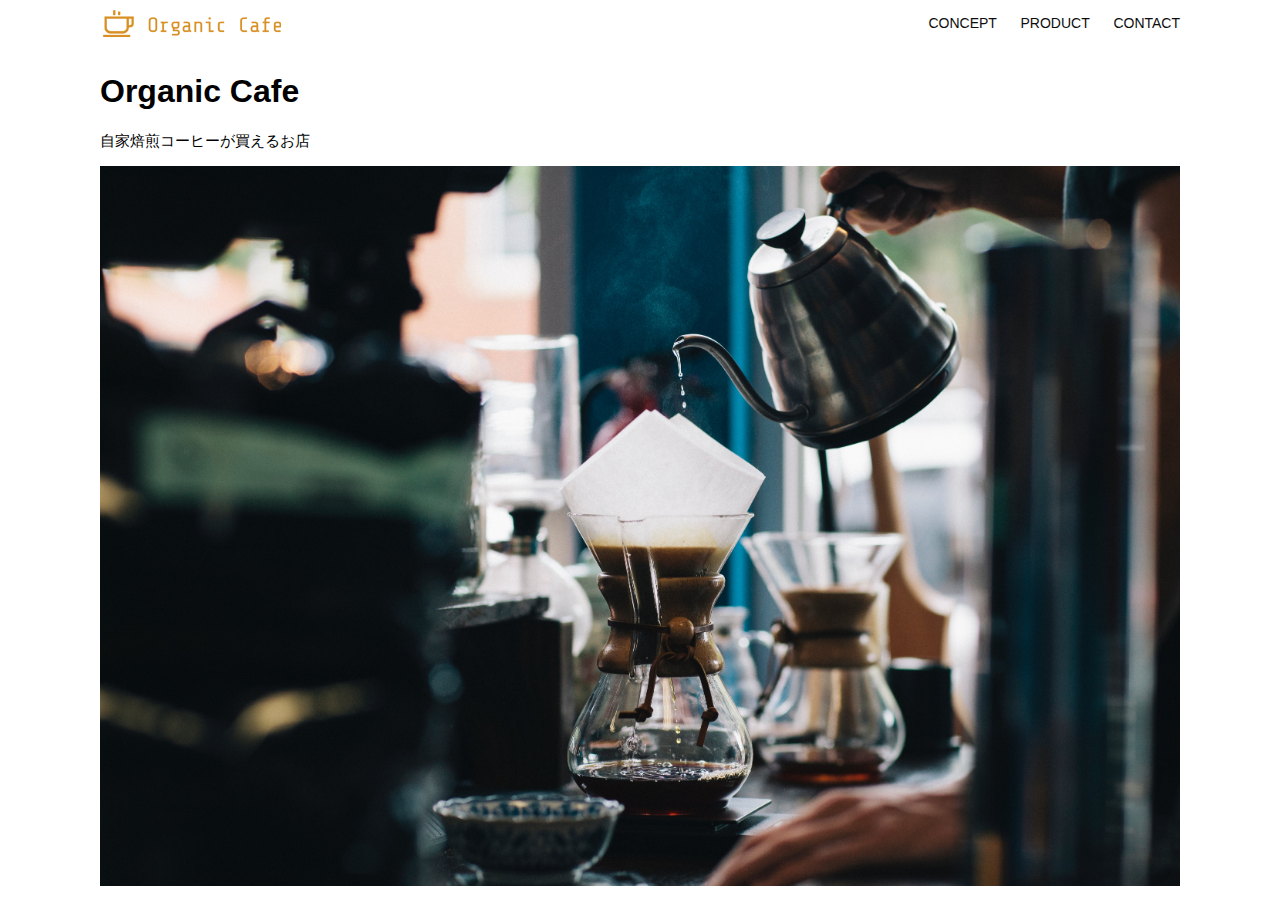
<file: kadai_013/index.html>
<!DOCTYPE html>
<html>
  <head>
    <title>Organic Cafe</title>
    <meta charset="UTF-8" />
    <meta
      name="description"
      content="自家焙煎のコーヒーがお家で楽しめるOrganic Cafe"
    />
    <meta name="viewport" content="width=device-width, initial-scale=1.0" />
    <link rel="stylesheet" href="style.css" />
  </head>
  <body>
    <!-- ヘッダー -->
    <header>
      <!-- ロゴ -->
      <a href="index.html" id="logo"
        ><img src="images/logo.png" alt="トップページに戻る"
      /></a>

      <!-- PC用ナビゲーション -->
      <nav id="nav-pc">
        <a href="index.html#concept">CONCEPT</a>
        <a href="index.html#product">PRODUCT</a>
        <a href="index.html#contact">CONTACT</a>
      </nav>

      <!-- スマホ用メニューボタン -->
      <img id="menu-sp" src="images/button-menu.png" alt="ナビゲーションを開く" onclick=" document.getElementById('nav-sp').style.display = 'block'">
      
      <!-- スマホ用ナビゲーション -->
      <nav id="nav-sp">
        <img id="close" src="images/button-close.png" alt="ナビゲーションを閉じる" onclick="document.getElementById('nav-sp').style.display = 'none'">
        <a id="logo-sp" href="index.html" onclick="document.getElementById('nav-sp').style.display = 'none'"><img
          src="images/logo-sp.png" alt="トップページに戻る"></a>
        <a class="menu" href="index.html#concept" 
          onclick="document.getElementById('nav-sp').style.display = 'none'">CONCEPT</a>
        <a class="menu" href="index.html#produce" 
          onclick="document.getElementById('nav-sp').style.display = 'none'">PRODUCE</a>
        <a class="menu" href="index.html#contact" 
          onclick="document.getElementById('nav-sp').style.display = 'none'">CONTACT</a>
      </nav>
    </header>
    <main>
      <article>
        <!-- メインビジュアル -->
        <section id="main-visual">
          <div id="main-message">
            <h1>Organic Cafe</h1>
            <p>自家焙煎コーヒーが買えるお店</p>
          </div>
          <img
            src="images/main-image.jpg"
            alt="コーヒーをハンドドリップで淹れる画像"
          />
        </section>
      </article>
    </main>
  </body>
</html>
</file>
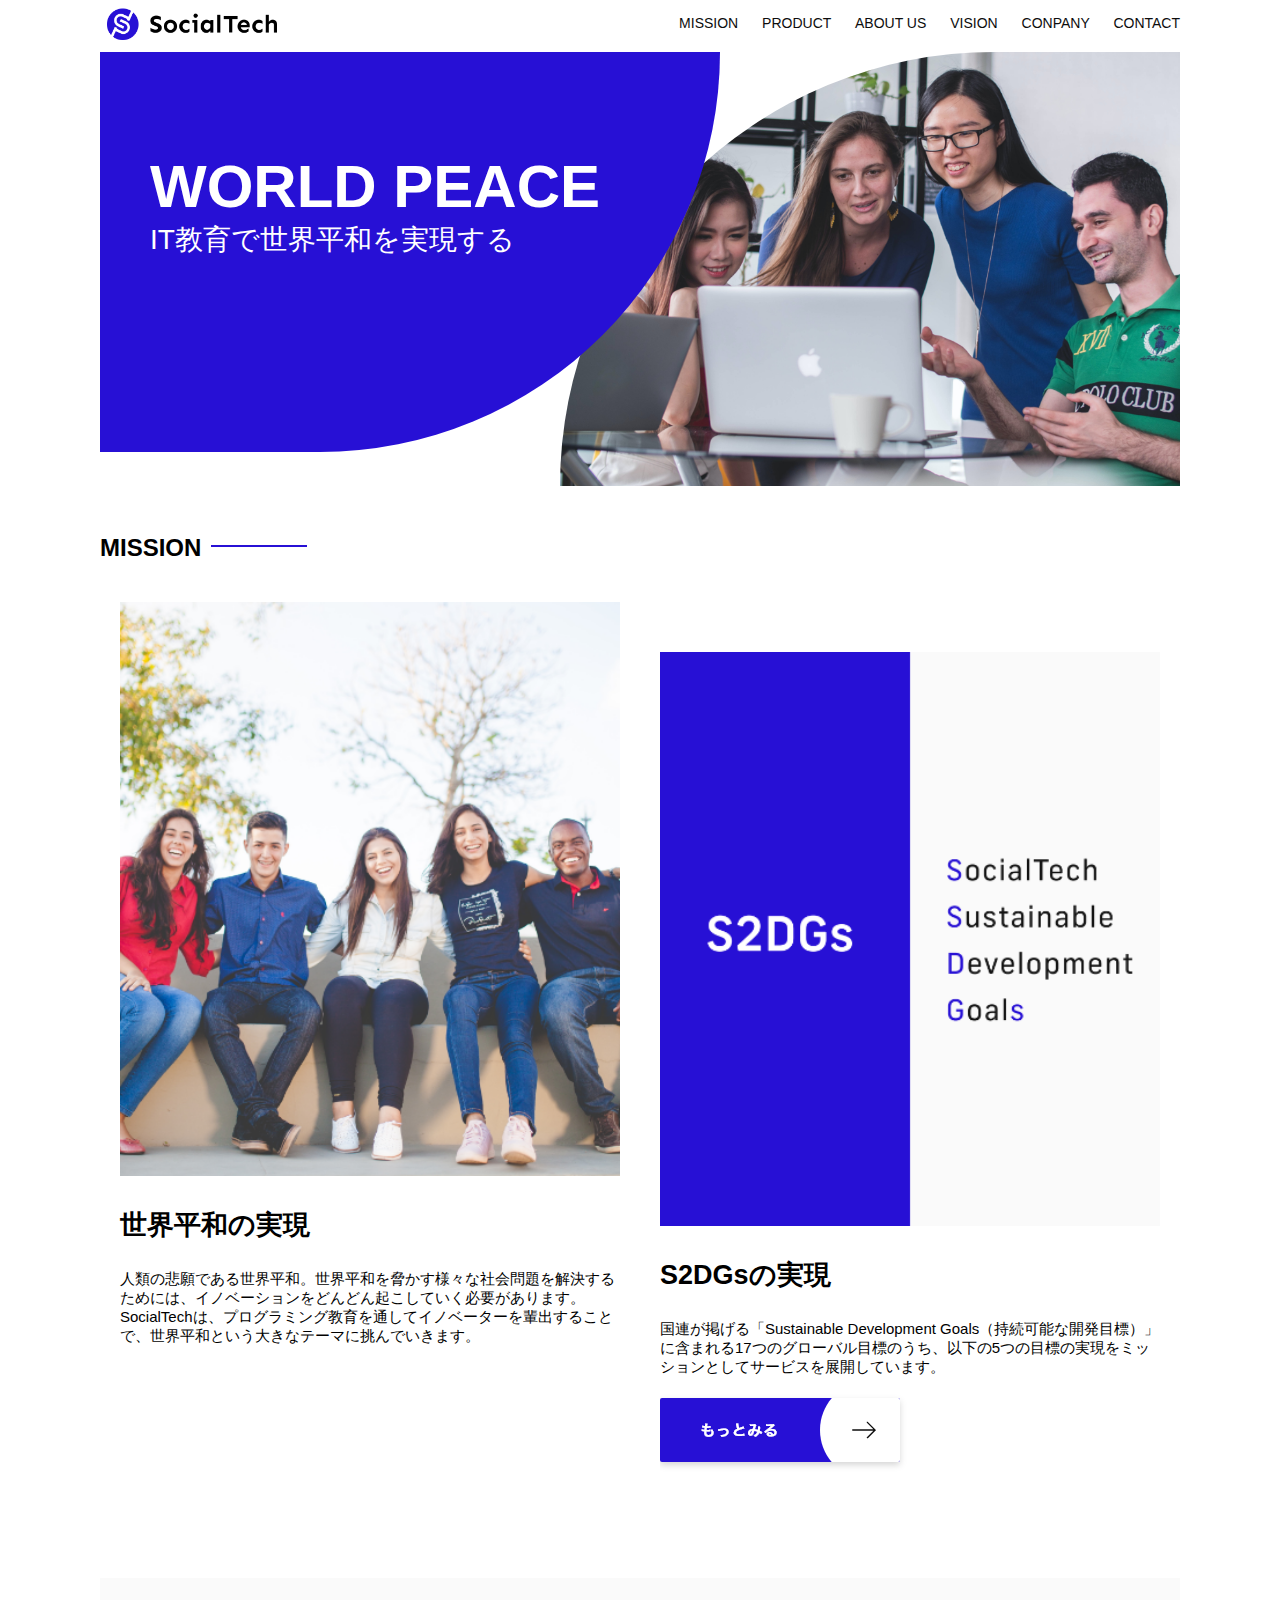
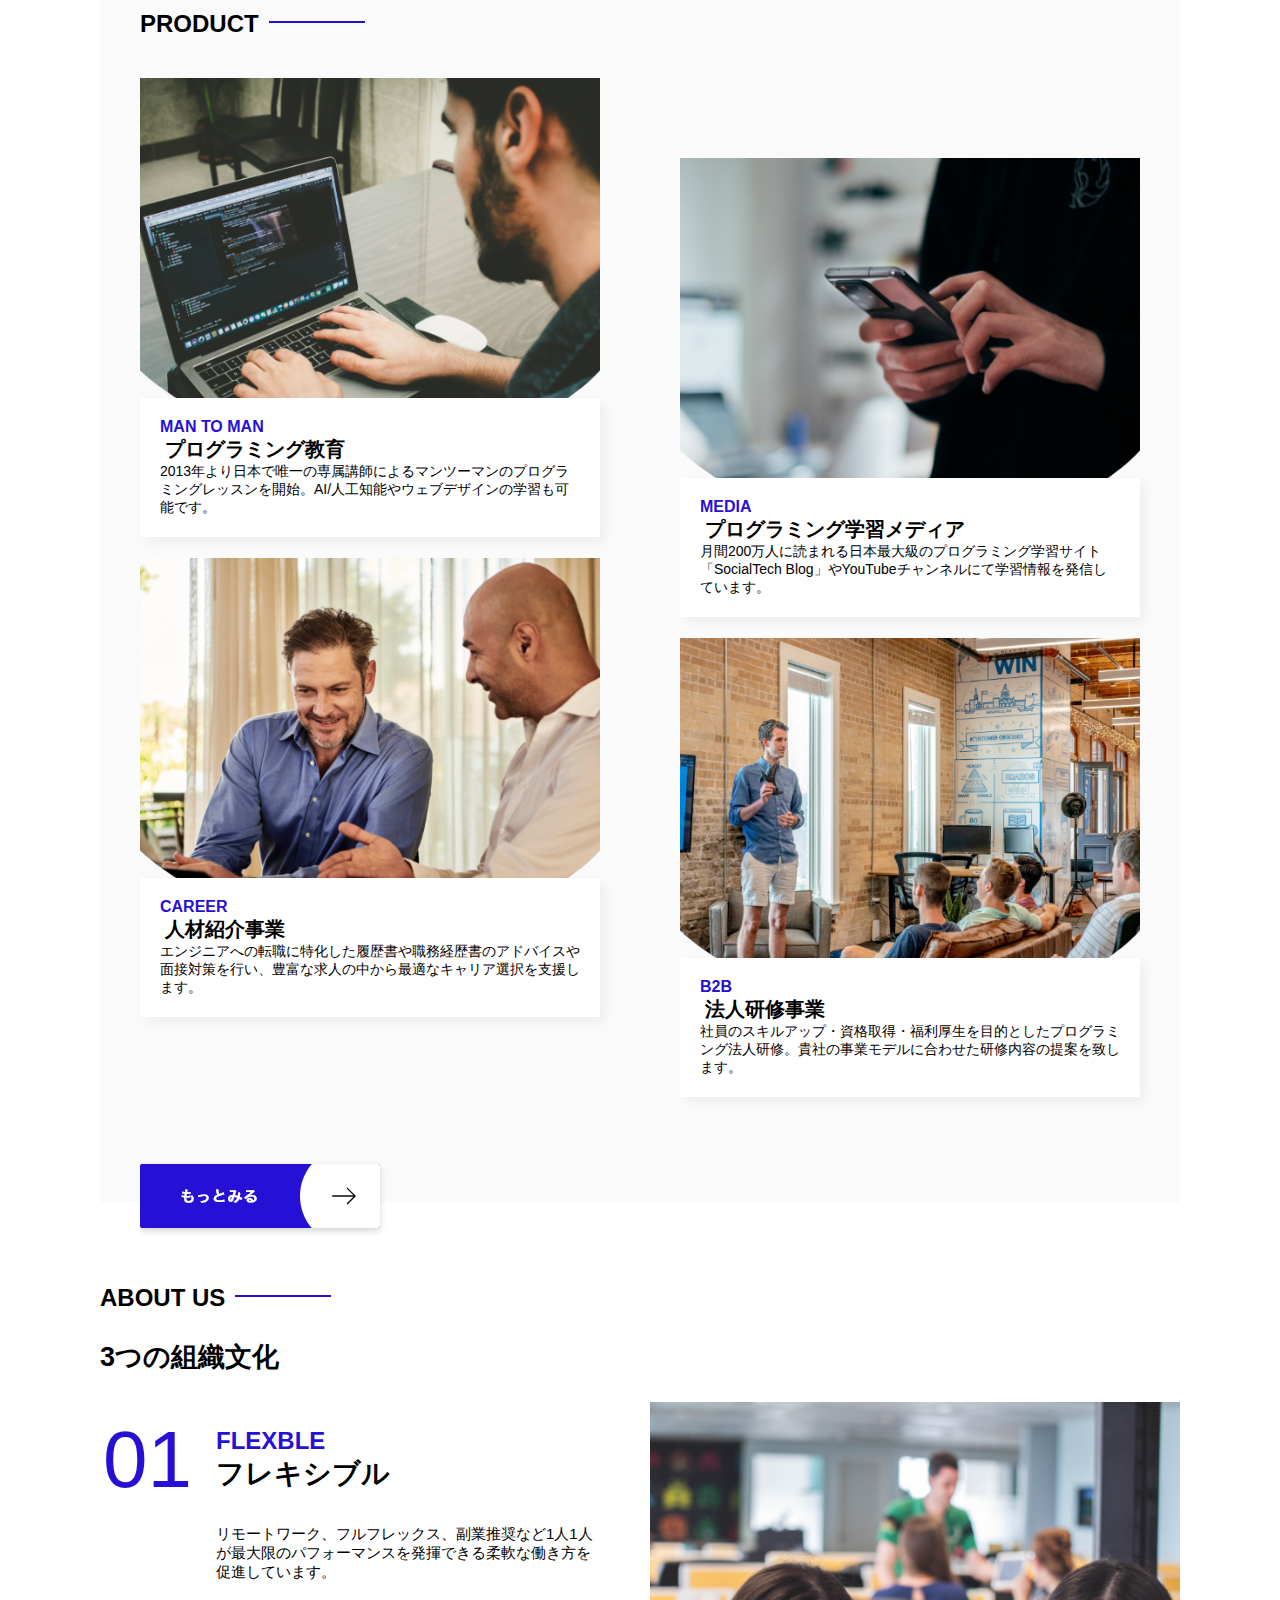
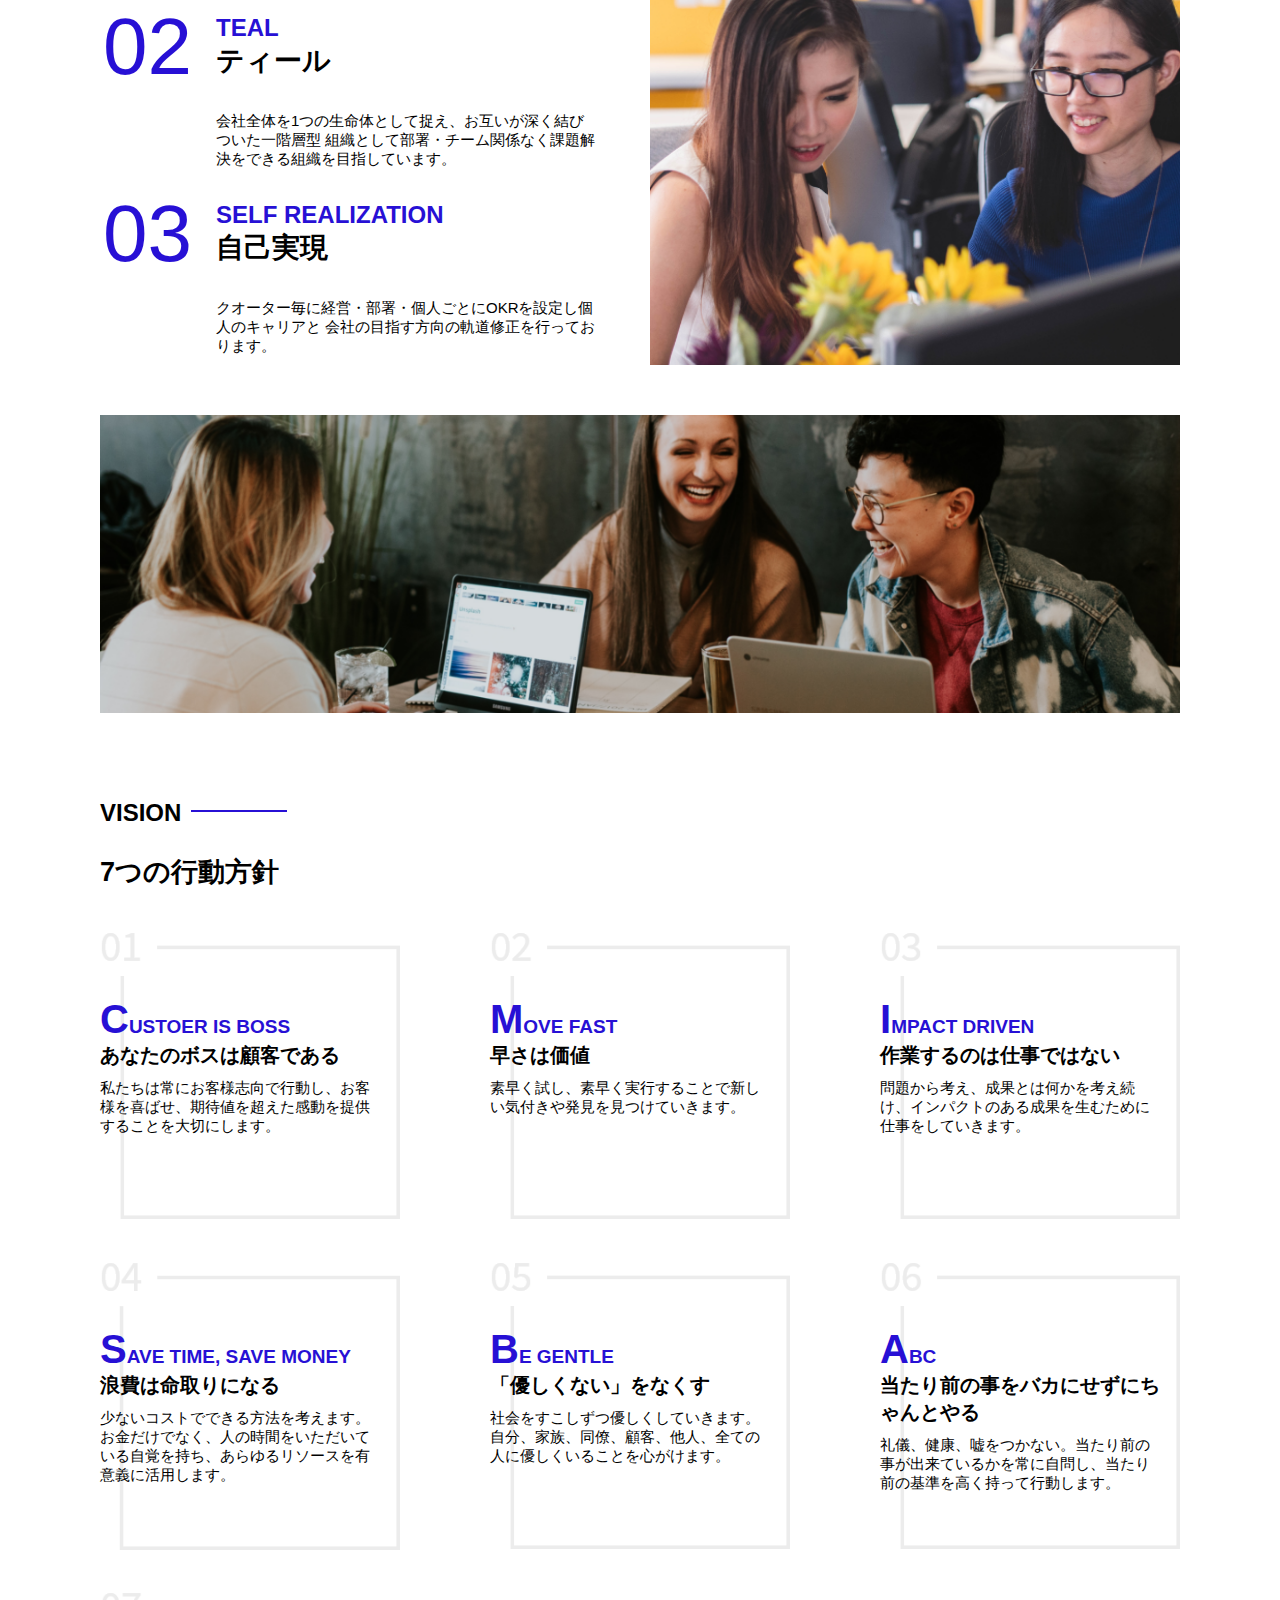
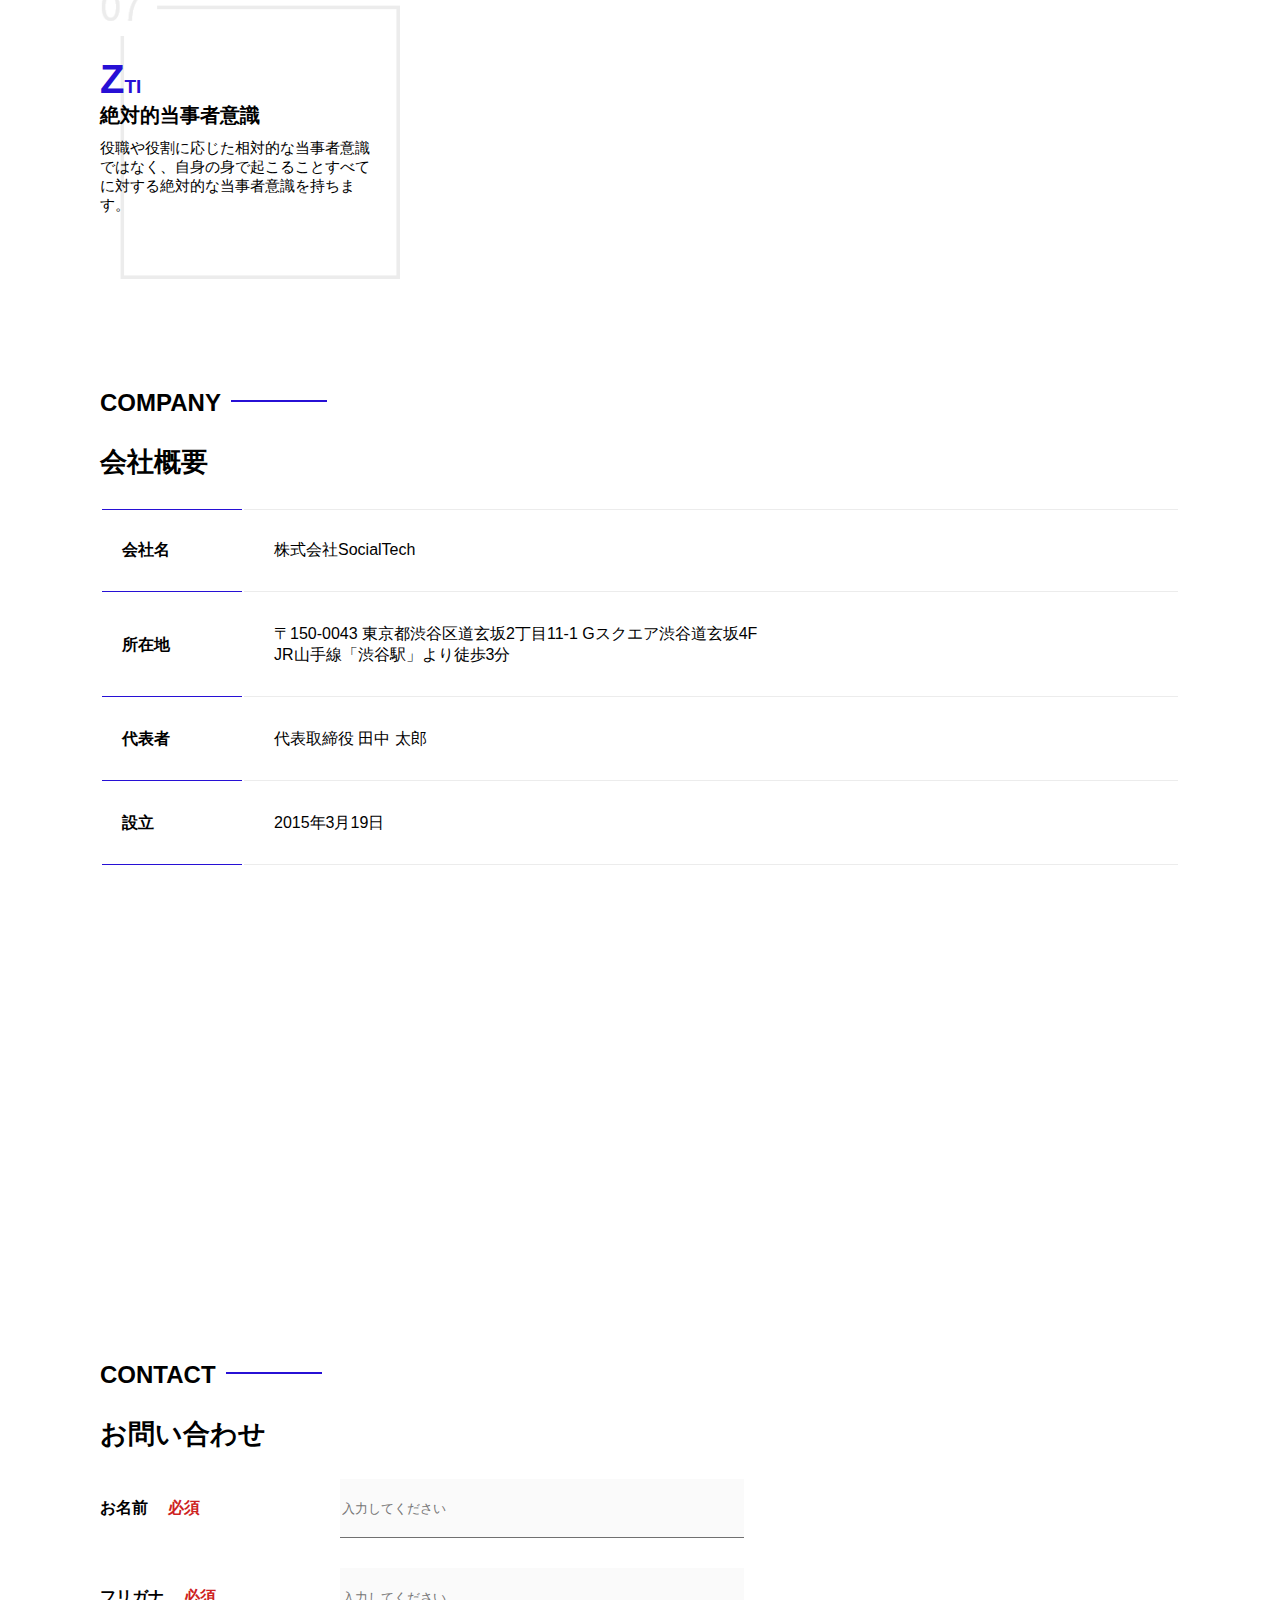
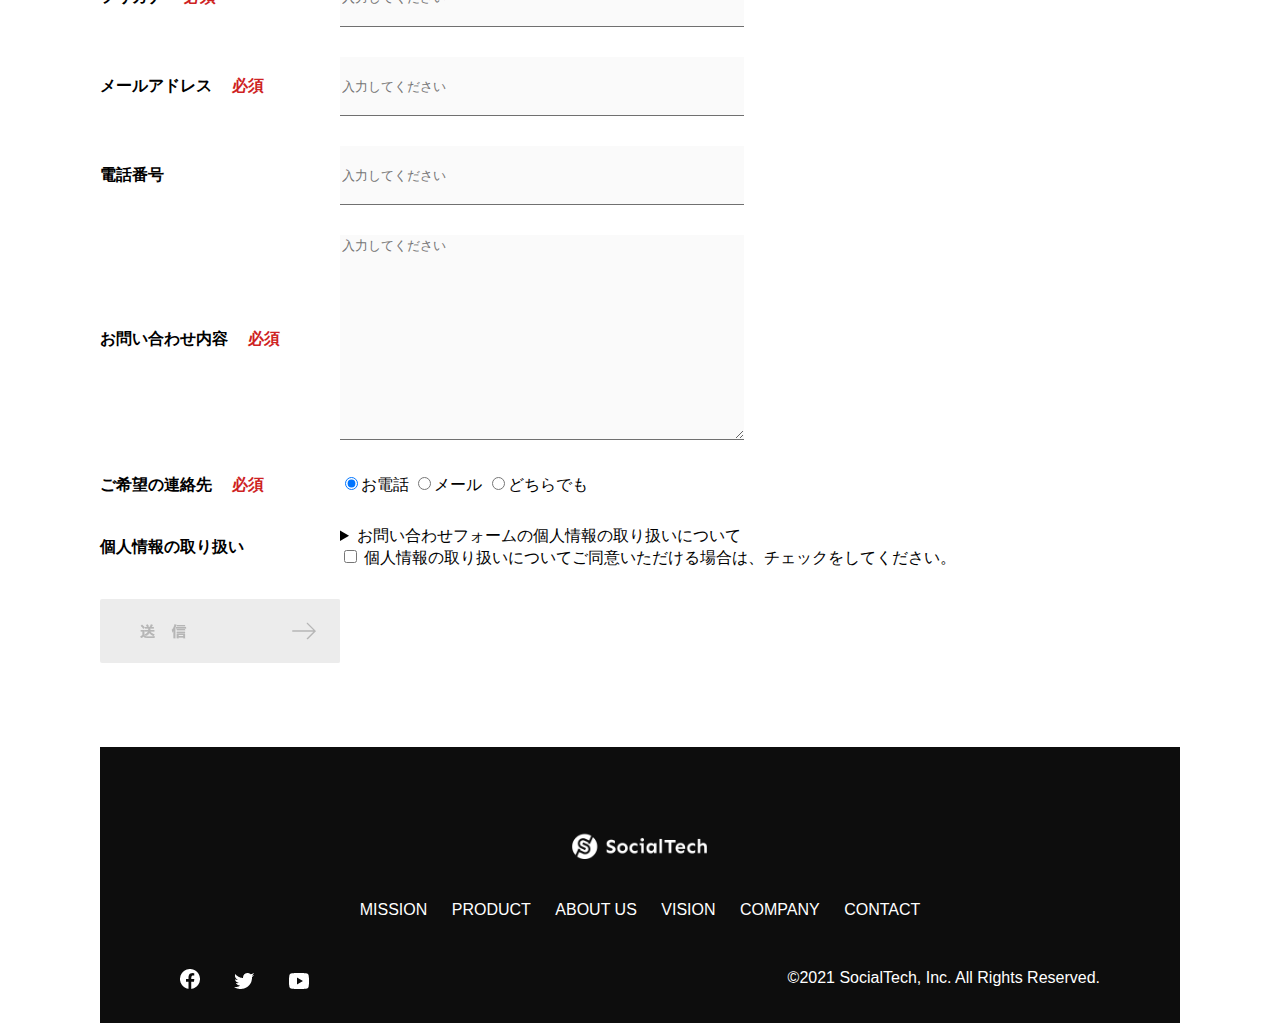
<file: kadai_tutorial_output/index.html>
<!DOCTYPE html>
<html>
  <head>
    <title>SocialTech</title>
    <meta charset="UTF-8">
    <meta name="description" content="SocialTechはEdTech業界のリーディングカンパニーを目指します。">
    <meta name="viewport" content="width=device-width, initial-scale=1.0">
    <link rel="stylesheet" href="style.css">
  </head>
  <body>
    <!--ヘッダー-->
    <header>
      <!-- ロゴ -->
      <a href="index.html" id="logo"><img src="images/logo.png" alt="トップページに戻る"></a>
      <!--PC用ナビゲーション-->
      <nav id="nav-pc">
        <a href="mission.html">MISSION</a>
        <a href="product.html">PRODUCT</a>
        <a href="index.html"#aboutus>ABOUT US</a>
        <a href="index.html"#vision>VISION</a>
        <a href="index.html"#conpany>CONPANY</a>
        <a href="index.html"#contact>CONTACT</a>
      </nav> 
      <!--スマホ用メニューボタン-->
      <img id="menu-sp" src="images/button-menu.png" ait="ナビゲーションを開く" onclick="document.getElementById('nav-sp').style.display = 'block'">

      <!--スマホ用ナビゲーション-->
      <nav id="nav-sp">
        <img id="close" src="images/button-close.png" alt="ナビゲーションを閉じる" onclick="document.getElementById('nav-sp').style.display = 'none'">
        <a id="logo-sp" href="index.html" onclick="document.getElementById('nav-sp').style.display = 'none'"><img
            src="images/logo-sp.png" alt="トップページに戻る"></a>
        <a class="menu" href="mission.html" onclick="document.getElementById('nav-sp').style.display = 'none'">MISSION</a>
        <a class="menu" href="product.html" onclick="document.getElementById('nav-sp').style.display = 'none'">PRODUCT</a>
        <a class="menu" href="index.html#aboutus" onclick="document.getElementById('nav-sp').style.display = 'none'">ABOUT
          US</a>
        <a class="menu" href="index.html#vision"
          onclick="document.getElementById('nav-sp').style.display = 'none'">VISION</a>
        <a class="menu" href="index.html#company"
          onclick="document.getElementById('nav-sp').style.display = 'none'">COMPANY</a>
        <a class="menu" href="index.html#contact"
          onclick="document.getElementById('nav-sp').style.display = 'none'">CONTACT</a>
        <div id="sns">
          <a href="https://www.facebook.com/sejuku2013"><img src="images/button-facebook.png" alt="Facebookのリンク"></a>
          <a href="https://twitter.com/samuraijuku"><img src="images/button-twitter.png" alt="Twitterのリンク"></a>
          <a href="https://www.youtube.com/channel/UCCFOQO5aDK0xXam4cUQXT8g"><img src="images/button-youtube.png" alt="YouTubeのリンク"></a>
        </div>
      </nav>
    </header>
    <main>
      <article>
        <!--メインビジュアル-->
        <section id="main-visual">
          <div id="main-message">
            <h1>WORLD PEACE</h1>
            <p>IT教育で世界平和を実現する</p>
          </div>
          <img src="images/index/index-main.png" alt="PCの周りに集まる多国籍の仲間たち">
        </section>
        <!--ミッション-->
        <section id="mission">
          <h2 class="index-h2">MISSION</h2>
          <div id="mission-flex">
            <div>
              <img id="mission-photo" src="images/index/index-mission.png" alt="野外のベンチで写真を撮影する多国籍の仲間たち">
              <h3>世界平和の実現</h3>
              <p>
                人類の悲願である世界平和。世界平和を脅かす様々な社会問題を解決するためには、イノベーションをどんどん起こしていく必要があります。SocialTechは、プログラミング教育を通してイノベーターを輩出することで、世界平和という大きなテーマに挑んでいきます。
              </p>
            </div>
            <div>
              <img id="s2dgs" src="images/index/s2dgs.png" alt="S2DGs">
              <h3>S2DGsの実現</h3>
              <p>国連が掲げる「Sustainable Development Goals（持続可能な開発目標）」に含まれる17つのグローバル目標のうち、以下の5つの目標の実現をミッションとしてサービスを展開しています。</p>
              <a href="mission.html">
                <img src="images/button-more.png" alt="もっとみる">
              </a>
            </div>
          </div>
        </section>
        <!--プロダクト-->
        <section id="product">
          <h2 class="index-h2">PRODUCT</h2>
          <div>
            <div id="product-left">
                <div>
                  <img class="product-photo" src="images/index/index-mantoman.png" alt="PCでコード書く男性">
                  <div class="product-explain">
                    <span>MAN TO MAN</span>
                    <h3>プログラミング教育</h3>
                    <p>2013年より日本で唯一の専属講師によるマンツーマンのプログラミングレッスンを開始。AI/人工知能やウェブデザインの学習も可能です。</p>
                </div>
              </div>
            <div>
              <img class="product-photo" src="images/index/index-career.png" alt="笑顔で話し合う2人の男性">
              <div class="product-explain">
                <span>CAREER</span>
                <h3>人材紹介事業</h3>
                <p>エンジニアへの転職に特化した履歴書や職務経歴書のアドバイスや面接対策を行い、豊富な求人の中から最適なキャリア選択を支援します。</p>
              </div>
            </div>
          </div>
          <div id="product-right">
            <div>
              <img class="product-photo" src="images/index/index-media.png" alt="スマートフォンを操作する人">
              <div class="product-explain">
                <span>MEDIA</span>
                <h3>プログラミング学習メディア</h3>
                <p>月間200万人に読まれる日本最大級のプログラミング学習サイト「SocialTech Blog」やYouTubeチャンネルにて学習情報を発信しています。</p>
              </div>
            </div>
            <div>
                <img class="product-photo" src="images/index/index-b2b.png" alt="講演中の男性とそれを聴く人々">
                <div class="product-explain">
                  <span>B2B</span>
                  <h3>法人研修事業</h3>
                  <p>社員のスキルアップ・資格取得・福利厚生を目的としたプログラミング法人研修。貴社の事業モデルに合わせた研修内容の提案を致します。</p>
                </div>
              </div>
            </div>
          </div>
          <div>
            <a id="product-more" href="product.html">
              <img src="images/button-more.png" alt="もっとみる">
            </a>
          </div>
       </section>
        <!-- ABOUT US -->
        <section id="aboutus">
          <h2 class="index-h2">ABOUT US</h2>
          <h3>3つの組織文化</h3>
          <div>
            <table class="culture-table">
              <tr>
                <td>
                  <span class="culture-num">01</span>
                </td>
                <td>
                  <span class="culture-en">FLEXBLE</span>
                  <span class="culture-jp">フレキシブル</span>
                </td>
              </tr>
              <tr>
                <td>
                  <!--空のセル-->
                </td>
                <td>
                  <p class="culture-description">
                    リモートワーク、フルフレックス、副業推奨など1人1人が最大限のパフォーマンスを発揮できる柔軟な働き方を促進しています。
                  </p>
                </td>
              </tr>
              <tr>
                <td>
                  <span class="culture-num">02</span>
                </td>
                <td>
                  <span class="culture-en">TEAL</span>
                  <span class="culture-jp">ティール</span>
                </td>
              </tr>
              <tr>
                <td>
                  <!--空のセル-->
                </td>
                <td>
                  <p class="culture-description">
                    会社全体を1つの生命体として捉え、お互いが深く結びついた一階層型
                   組織として部署・チーム関係なく課題解決をできる組織を目指しています。
                  </p>
                </td>
              </tr>
              <tr>
                <td>
                  <span class="culture-num">03</span>
                </td>
                <td>
                  <span class="culture-en">SELF REALIZATION</span>
                  <span class="culture-jp">自己実現</span>
                </td>
              </tr>
              <tr>
                <td>
                  <!--空のセル-->
                </td>
                <td>
                  <p class="culture-description">
                    クオーター毎に経営・部署・個人ごとにOKRを設定し個人のキャリアと
                   会社の目指す方向の軌道修正を行っております。
                  </p>
                </td>
              </tr>
            </table>
            <img class="culture-img" src="images/index/index-aboutus1.png" alt="笑顔で話し合う2人の女性">
          </div>
            <img class="culture-img2" src="images/index/index-aboutus2.png" alt="笑顔で話し合う3人の男女">
        </section>
        <!--VISION-->
        <section id="vision">
          <h2 class="index-h2">VISION</h2>
          <h3>7つの行動方針</h3>
          <div>
            <div class="vision-box">
              <img src="images/index/vision-01.png" alt="01">
              <span>
                <h4>CUSTOER IS BOSS</h4>
                <h5>あなたのボスは顧客である</h5>
                <p>私たちは常にお客様志向で行動し、お客様を喜ばせ、期待値を超えた感動を提供することを大切にします。</p>
              </span>
            </div>
            <div class="vision-box">
              <img src="images/index/vision-02.png" alt="02">
              <span>
                <h4>MOVE FAST</h4>
                <h5>早さは価値</h5>
                <p>素早く試し、素早く実行することで新しい気付きや発見を見つけていきます。</p>
              </span>
            </div>
            <div class="vision-box">
              <img src="images/index/vision-03.png" alt="03">
              <span>
                <h4>IMPACT DRIVEN</h4>
                <h5>作業するのは仕事ではない</h5>
                <p>問題から考え、成果とは何かを考え続け、インパクトのある成果を生むために仕事をしていきます。</p>
              </span>
            </div>
            <div class="vision-box">
              <img src="images/index//vision-04.png" alt="04">
              <span>
                <h4>SAVE TIME, SAVE MONEY</h4>
                <h5>浪費は命取りになる</h5>
                <p>少ないコストでできる方法を考えます。お金だけでなく、人の時間をいただいている自覚を持ち、あらゆるリソースを有意義に活用します。</p>
              </span>
            </div>
            <div class="vision-box">
              <img src="images/index/vision-05.png" alt="05">
              <span>
                <h4>BE GENTLE</h4>
                <h5>「優しくない」をなくす</h5>
                <p>社会をすこしずつ優しくしていきます。自分、家族、同僚、顧客、他人、全ての人に優しくいることを心がけます。</p>
              </span>
            </div>
            <div class="vision-box">
              <img src="images/index/vision-06.png" alt="06">
              <span>
                <h4>ABC</h4>
                <h5>当たり前の事をバカにせずにちゃんとやる</h5>
                <p>礼儀、健康、嘘をつかない。当たり前の事が出来ているかを常に自問し、当たり前の基準を高く持って行動します。</p>
              </span>
            </div>
            <div class="vision-box">
              <img src="images/index/vision-07.png" alt="07">
              <span>
                <h4>ZTI</h4>
                <h5>絶対的当事者意識</h5>
                <p>役職や役割に応じた相対的な当事者意識ではなく、自身の身で起こることすべてに対する絶対的な当事者意識を持ちます。</p>
              </span>
            </div>
          </div>
        </section>
        <!--COMPANY-->
        <section id="company">
          <h2 class="index-h2">COMPANY</h2>
          <h3>会社概要</h3>
          <table id="company-table">
            <tr>
              <th class="tableheader-first">会社名</th>
              <td class="cell-first">株式会社SocialTech</td>
            </tr>
            <tr>
              <th class="tableheader">所在地</th>
              <td class="cell">〒150-0043 東京都渋谷区道玄坂2丁目11-1 Gスクエア渋谷道玄坂4F<br>JR山手線「渋谷駅」より徒歩3分</td>
            </tr>
            <tr>
              <th class="tableheader">代表者</th>
              <td class="cell">代表取締役 田中 太郎</td>
            </tr>
            <tr>
              <th class="tableheader">設立</th>
              <td class="cell">2015年3月19日</td>
            </tr>
          </table>
          <iframe
           src="https://www.google.com/maps/embed?pb=!1m18!1m12!1m3!1d3241.7759544892483!2d139.69399665123464!3d35.65789123876098!2m3!1f0!2f0!3f0!3m2!1i1024!2i768!4f13.1!3m3!1m2!1s0x60188caa0042e8d1%3A0xba130bea826a7aa2!2z44CSMTUwLTAwNDMg5p2x5Lqs6YO95riL6LC35Yy66YGT546E5Z2C77yS5LiB55uu77yR77yR4oiS77yR!5e0!3m2!1sja!2sjp!4v1636872991912!5m2!1sja!2sjp"
           style="border:0;" allowfullscreen="" loading="lazy">
         </iframe>
        </section>
        <!-- お問い合わせフォーム -->
        <section id="contact">
          <h2 class="index-h2">CONTACT</h2>
          <h3>お問い合わせ</h3>
          <form action="https://api.staticforms.xyz/submit" method="post">
            <input type="text" name="honeypot" style="display:none">
            <!-- STATIC FORMSのアクセスキー -->
            <input type="hidden" name="accessKey" value="xxxxxxxx-xxxx-xxxx-xxxx-xxxxxxxxxxxx">
            <!--メールのタイトル-->
            <input type="hidden" name="subject" value="お問い合わせフォーム" />
            <!--送信先のメールアドレスをvalueに設定する-->
            <input type="hidden" name="replyTo" value="〇〇〇@△△△.com">
            <!--redirectToのURLは公開後のURLへリンクする-->
            <input type="hidden" name="redirectTo" value="">
            <div>
              <div class="contact-heading">
                <label class="contact-label">お名前<span class="contact-span">必須</span></label>
              </div>
              <div>
                <input type="text" name="name" placeholder="入力してください" class="contact-textbox">
              </div>
            </div>
            <div>
              <div class="contact-heading">
                <label class="contact-label">フリガナ<span class="contact-span">必須</span></label>
              </div>
              <div>
                <input type="text" name="hurigana" placeholder="入力してください" class="contact-textbox">
              </div>
            </div>
            <div>
              <div class="contact-heading">
                <label class="contact-label">メールアドレス<span class="contact-span">必須</span></label>
              </div>
              <div>
                <input type="text" name="email" placeholder="入力してください" class="contact-textbox">
              </div>
            </div>
            <div>
              <div class="contact-heading">
                <label class="contact-label">電話番号</label>
              </div>
              <div>
                <input type="text" name="tel" placeholder="入力してください" class="contact-textbox">
              </div>
            </div>
            <div>
              <div class="contact-heading">
                <label class="contact-label">お問い合わせ内容<span class="contact-span">必須</span></label>
              </div>
              <div>
                <textarea class="contact-textarea " placeholder="入力してください" name="message"></textarea>
              </div>
            </div>
            <div>
              <div class="contact-heading">
                <label class="contact-label">ご希望の連絡先<span class="contact-span">必須</span></label>
              </div>
              <div>
                <input class="radiobutton" type="radio" value="tel" name="contact" checked><label>お電話</label>
                <input class="radiobutton" type="radio" value="mail" name="contact"><label>メール</label>
                <input class="radiobutton" type="radio" value="both" name="contact"><label>どちらでも</label>
              </div>
            </div>
            <div>
              <div class="contact-heading">
                <label class="contact-label">個人情報の取り扱い</label>
              </div>
              <div>
                <details>
                  <summary>お問い合わせフォームの個人情報の取り扱いについて</summary>
                  <div>
                    <span>１．組織の名称又は氏名</span><br>
                    株式会社SocialTech<br><br>
                    <span>２．個人情報保護管理者（若しくはその代理人）の氏名又は職名、所属及び連絡先
                      鈴木 一郎 コーポレート部</span><br>
                    メールアドレス：support@socialtech.net<br>
                    TEL：03-xxxx-xxxx<br>
                    <span>３．個人情報の利用目的</span><br>
                    ・本サービス及び本サービスに関連する情報の提供又はそれらに関する連絡のため<br>
                    ・ユーザーの本人確認のため<br>
                    ・当社サービスのご案内のため<br>
                    ・当社の商品等の広告または宣伝（電子メールによるものを含むものとします。）<br><br>
                    <span>４．個人情報の取り扱い業務の委託</span><br>
                    個人情報の取扱業務の全部または一部を外部に業務委託する場合があります。<br>
                    その際、弊社は、個人情報を適切に保護できる管理体制を敷き実行していることを条件として<br>
                    委託先を厳選したうえで、機密保持契約を委託先と締結し、お客様の個人情報を厳密に管理させます。<br><br>
                    <span>５．個人情報の開示等の請求</span><br>
                    お客様は、弊社に対してご自身の個人情報の開示等（利用目的の通知、開示、内容の訂正・追加・削除、利用の停止または消去、第三者への提供の停止）に関して、当社問合わせ窓口に申し出ることができます。<br>
                    その際、弊社はお客様ご本人を確認させていただいたうえで、合理的な期間内に対応いたします。<br><br>
                    なお、個人情報に関する弊社問合わせ先は、次の通りです。<br><br>
                    株式会社SocialTech　個人情報問合せ窓口<br>
                    〒150-0043　東京都渋谷区道玄坂2丁目11-1 Ｇスクエア渋谷道玄坂 4F<br>
                    メールアドレス：support@socialtech.net　TEL：03-xxxx-xxxx<br><br>
                    <span>６．個人情報を提供されることの任意性について</span><br><br>
                    お客様がご自身の個人情報を弊社に提供されるか否かは、お客様のご判断によりますが、もしご提供されない場合には、適切なサービスが提供できない場合がありますので予めご了承ください。
                  </div>
                </details>
                <input type="checkbox" name="agree">
                <span>個人情報の取り扱いについてご同意いただける場合は、チェックをしてください。</span>
              </div>
            </div>
             <input type="image" src="images/button-submit.png" alt="送信する">
          </form>
        </section>
      </article>
      <footer>
        <div id="footer-logo">
          <img src="images/logo-sp.png" alt="SocialTech">
        </div>
        <div id="footer-link">
          <a href="mission.html">MISSION</a>
          <a href="product.html">PRODUCT</a>
          <a href="index.html#aboutus">ABOUT US</a>
          <a href="index.html#vision">VISION</a>
          <a href="index.html#company">COMPANY</a>
          <a href="index.html#contact">CONTACT</a>
        </div>
        <div id="sns-footer">
          <a href="https://www.facebook.com/sejuku2013"><img src="images/button-facebook.png" alt="Facebookのリンク"></a>
          <a href="https://twitter.com/samuraijuku"><img src="images/button-twitter.png" alt="Twitterのリンク"></a>
          <a href="https://www.youtube.com/channel/UCCFOQO5aDK0xXam4cUQXT8g"><img src="images/button-youtube.png" alt="YouTubeのリンク"></a>
            <span id="copyright">&copy;2021 SocialTech, Inc. All Rights Reserved. </span>
        </div>
      </footer>
    </main>
  </body>

</html>
</file>
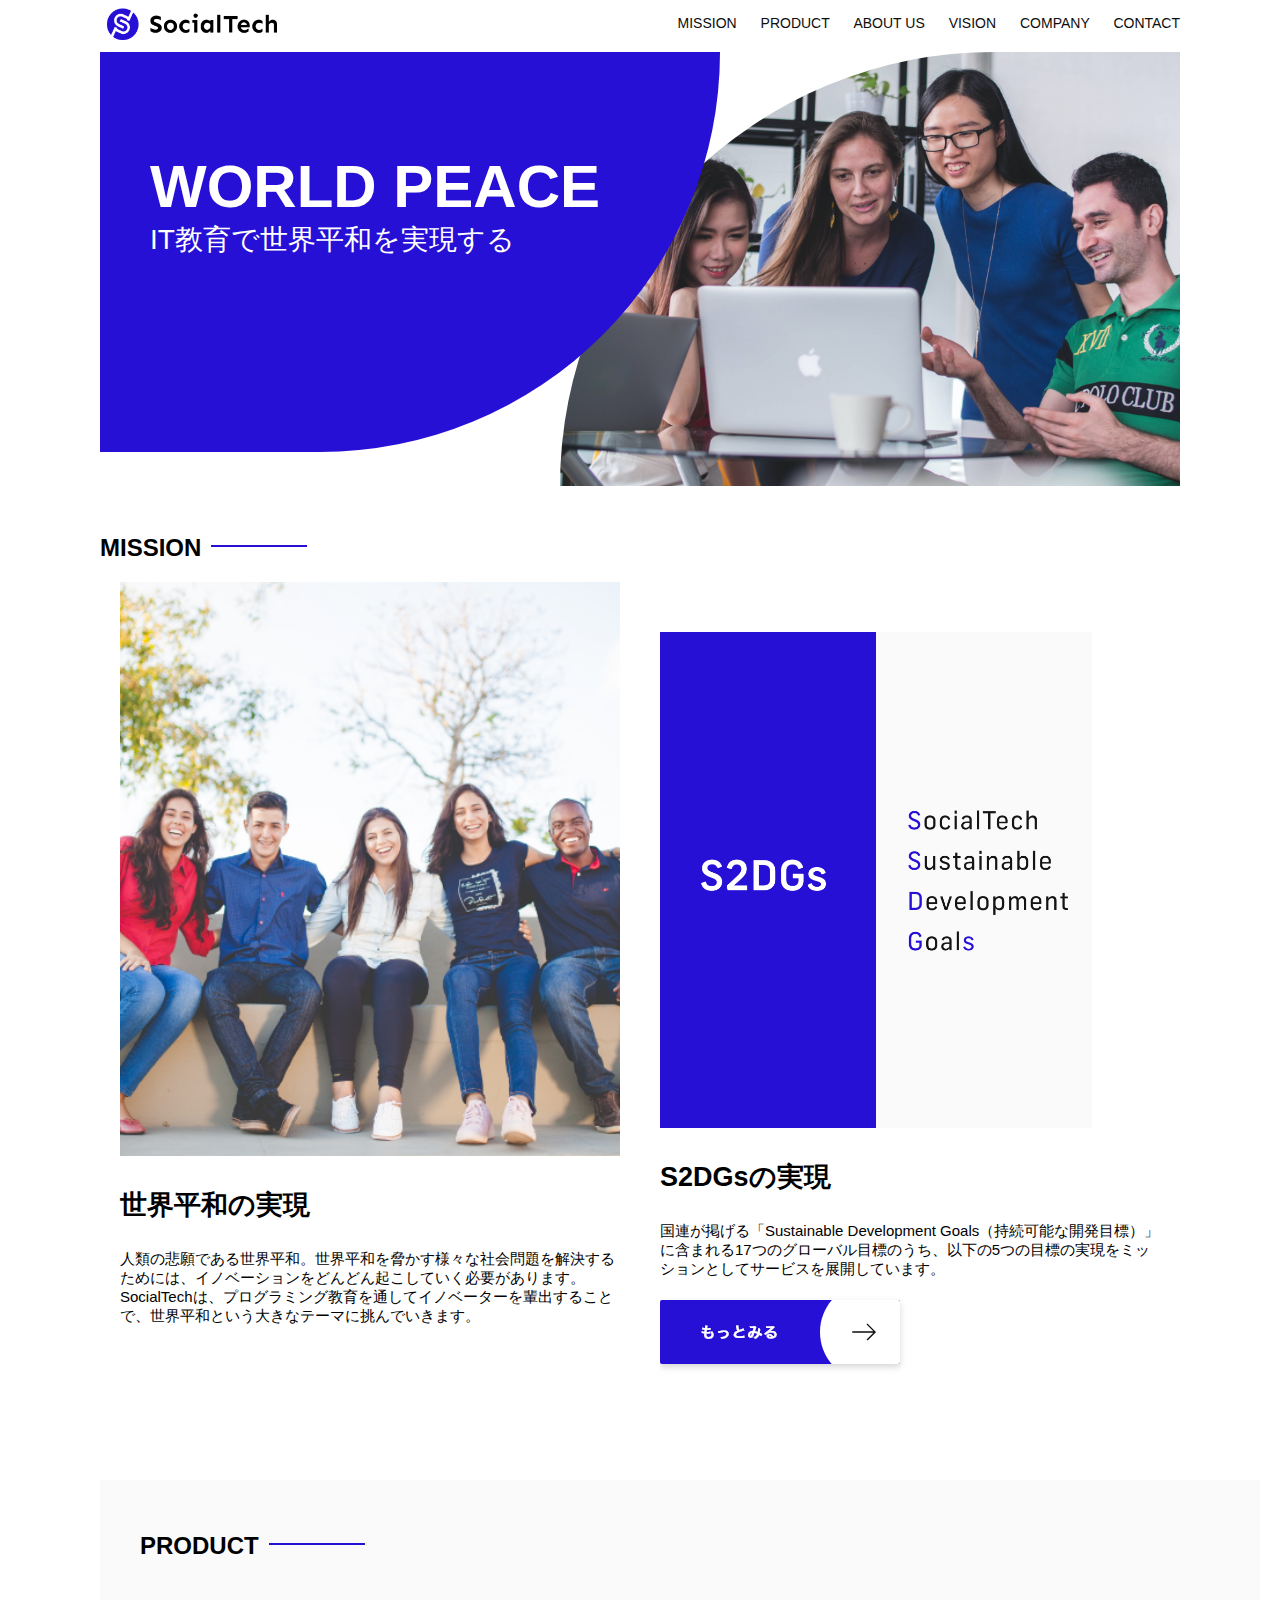
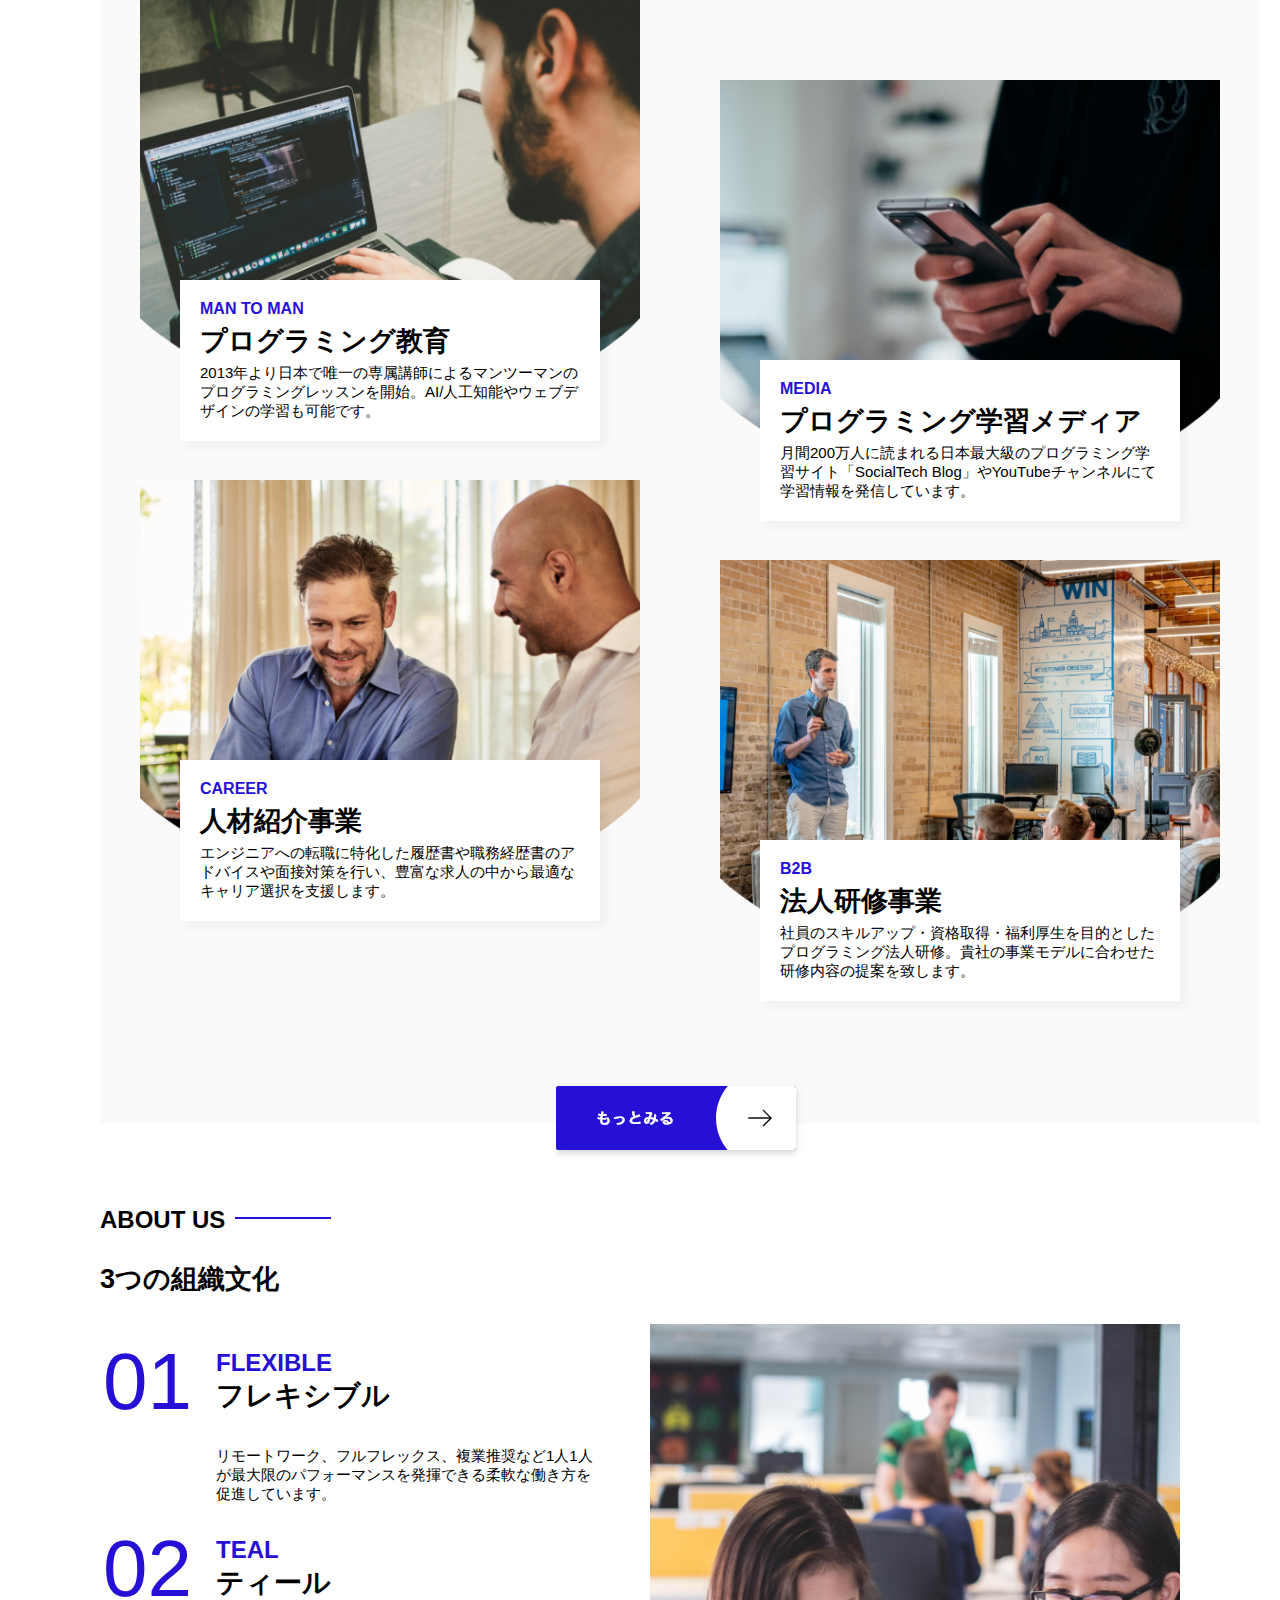
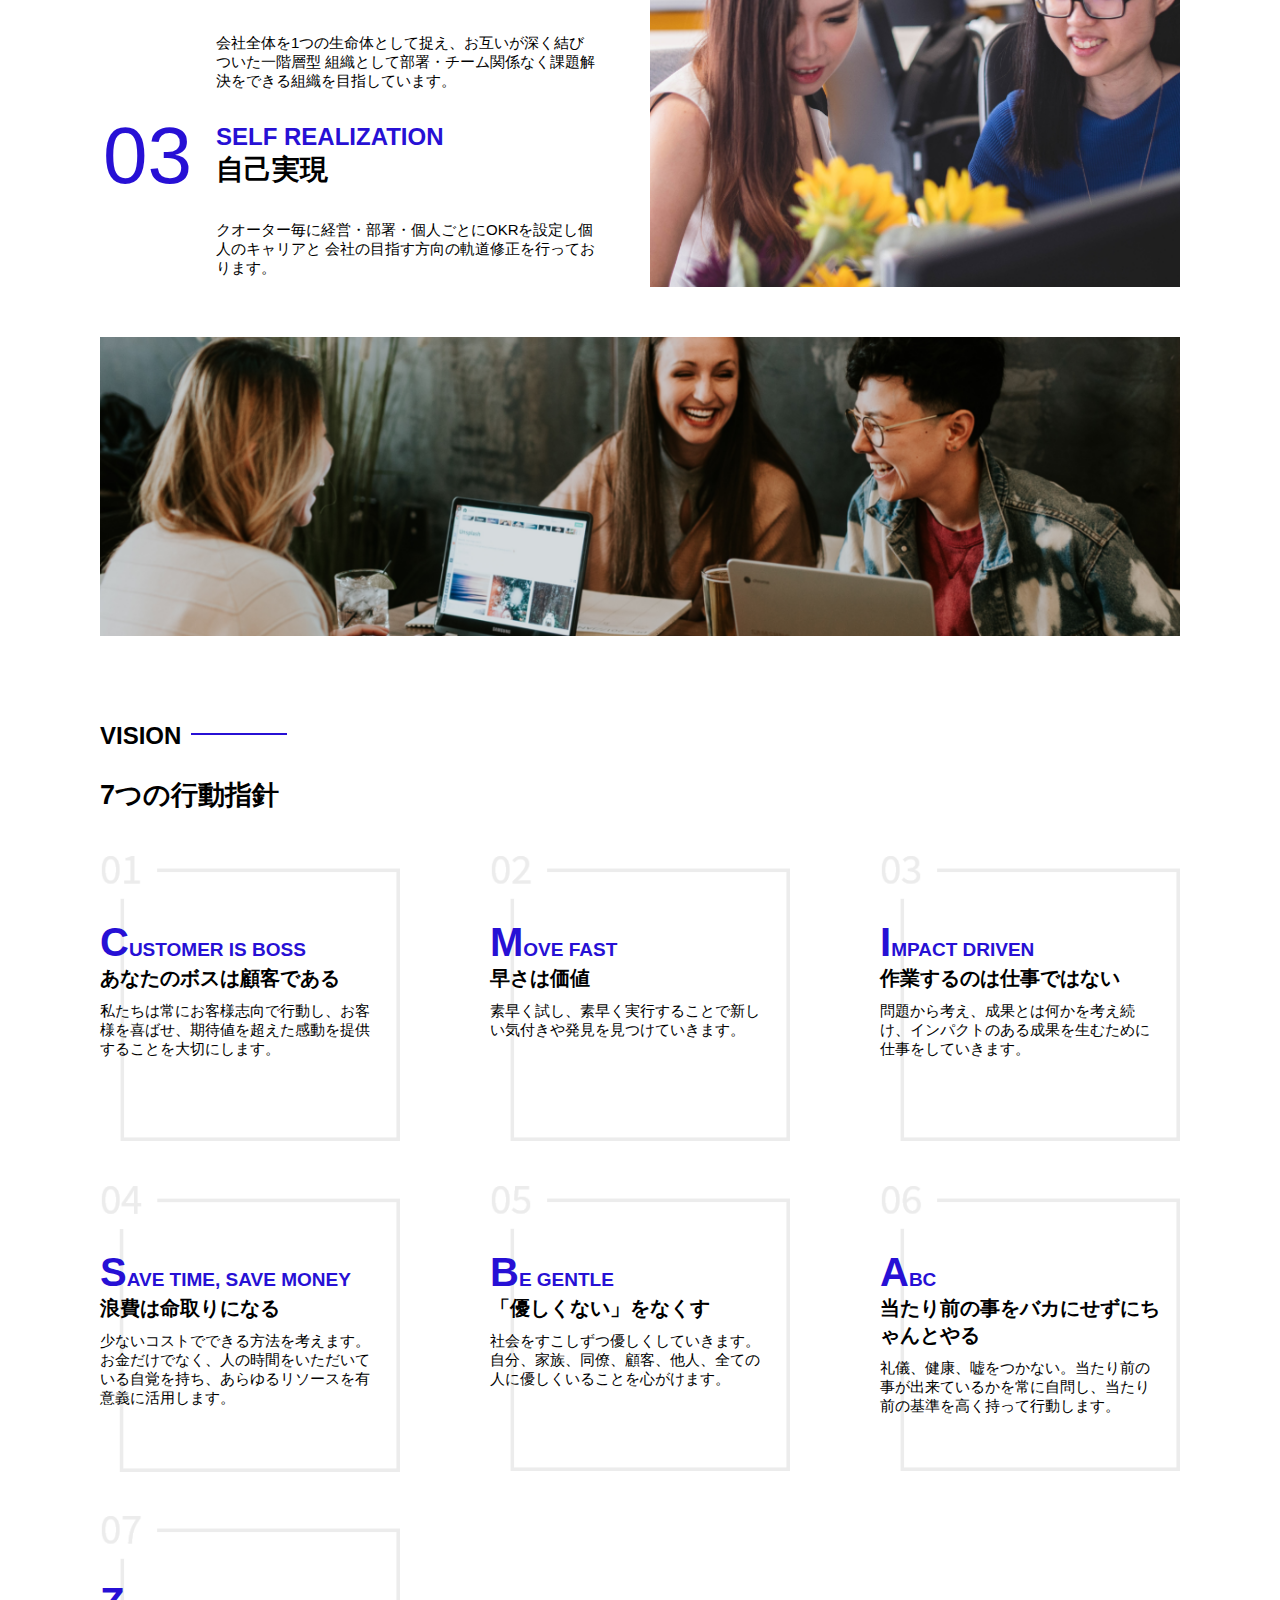
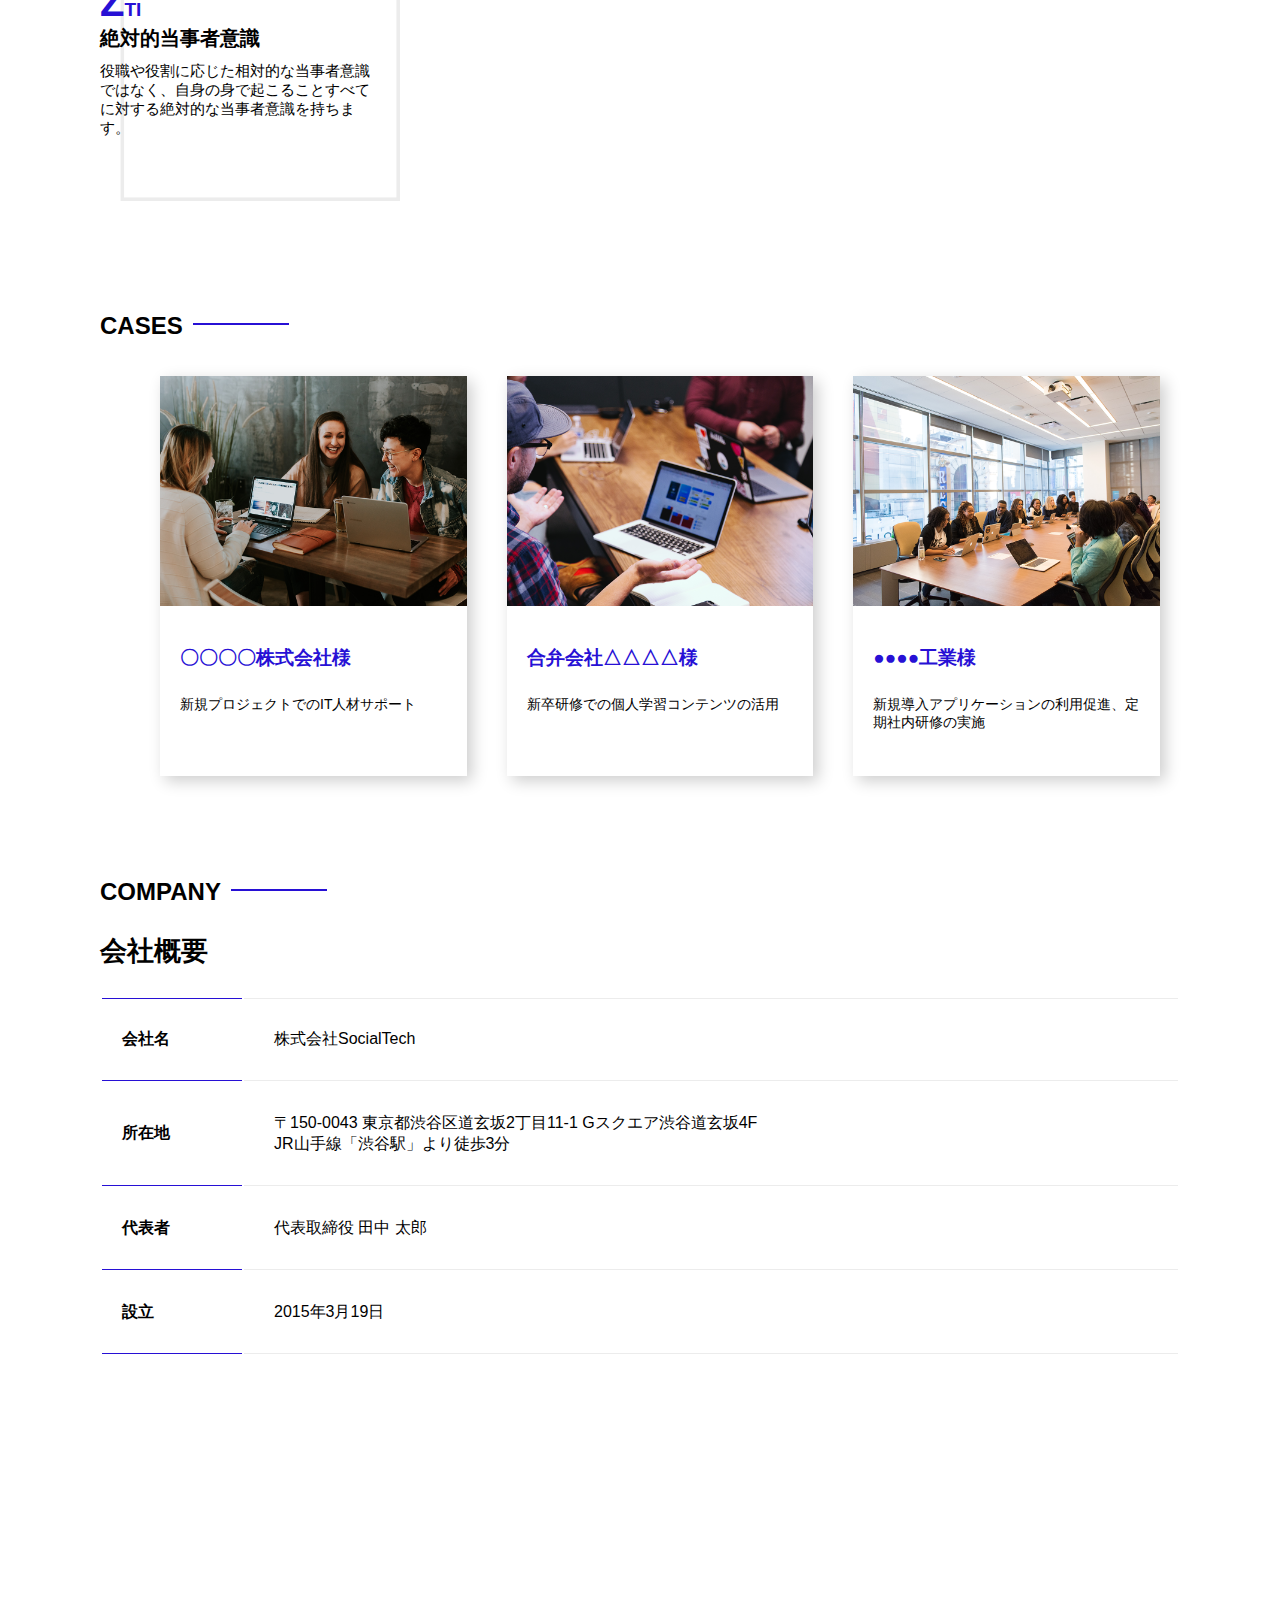
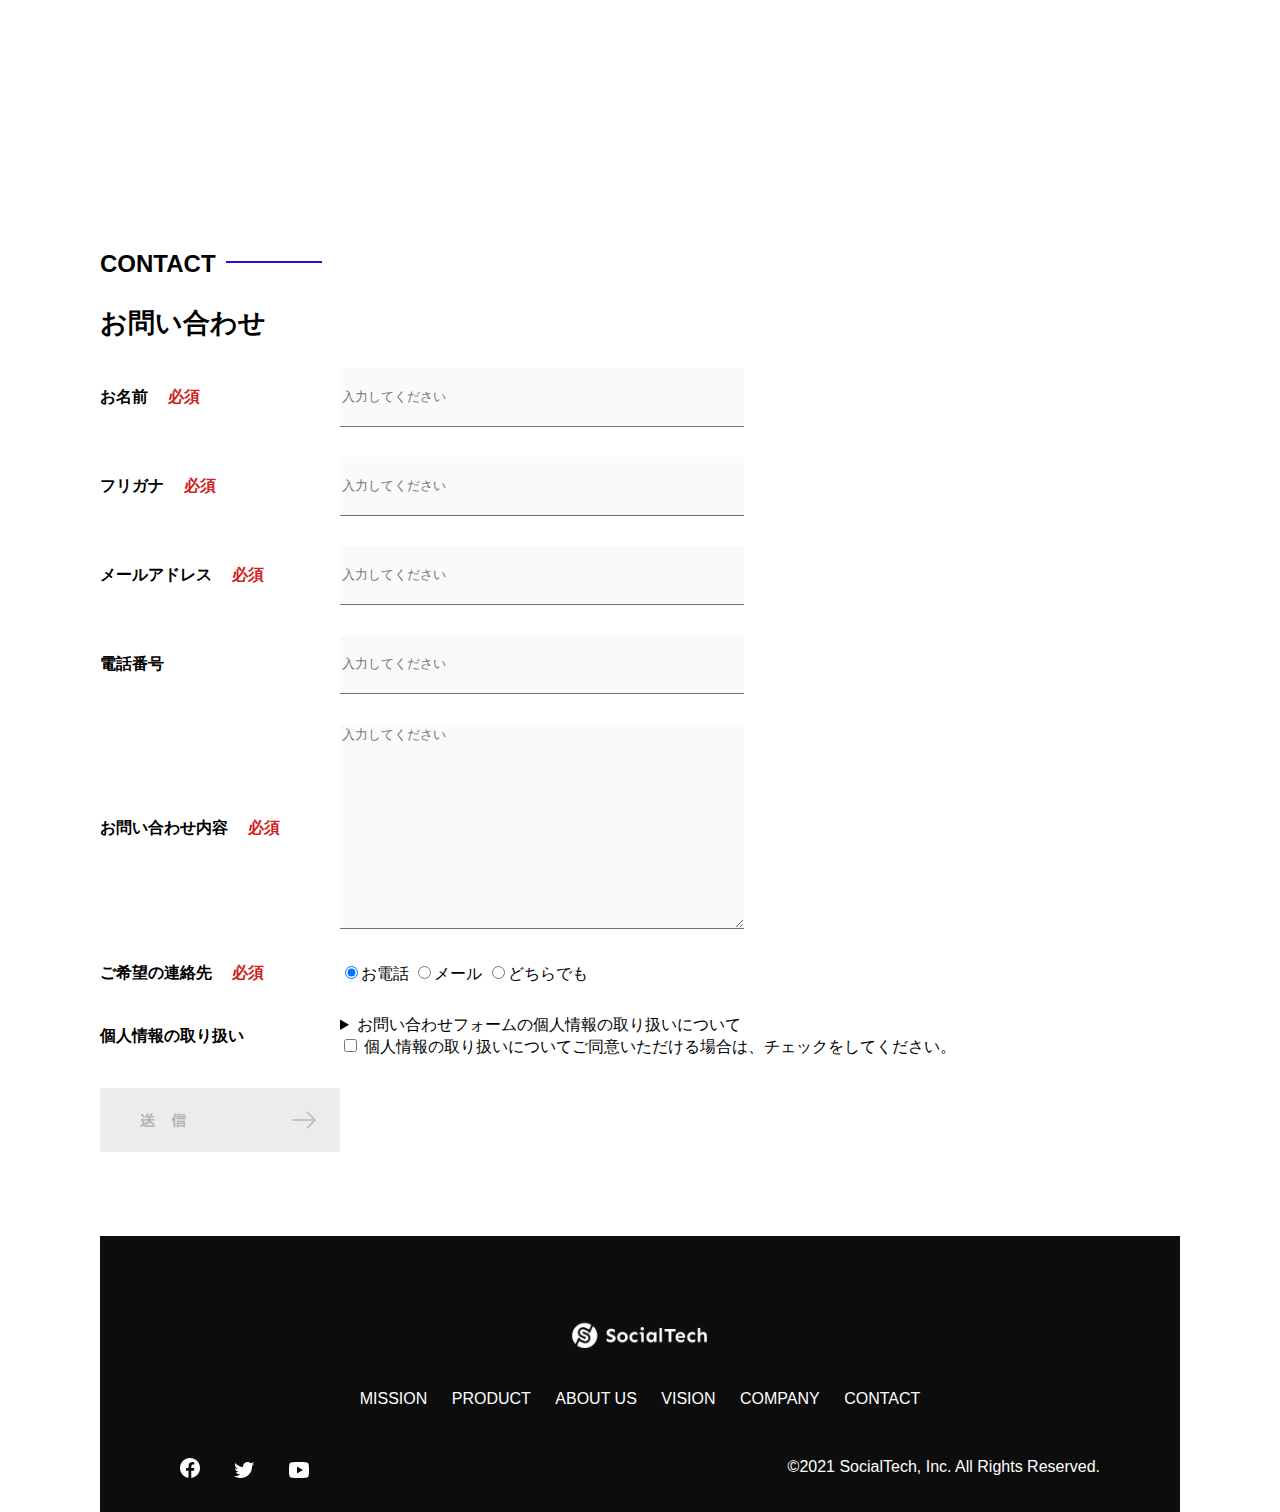
<file: socialtech-kadai_012/index.html>
<!DOCTYPE html>
<html>
  <head>
    <title>SocialTech</title>
    <meta charset="UTF-8" />
    <meta
      name="description"
      content="SocialTechはEdTech業界のリーディングカンパニーを目指します。"
    />
    <meta name="viewport" content="width=device-width, initial-scale=1.0" />
    <link rel="stylesheet" href="style.css" />
  </head>
  <body>
    <!-- ヘッダー -->
    <header>
      <!-- ロゴ -->
      <a href="index.html" id="logo"
        ><img src="images/logo.png" alt="トップページに戻る"
      /></a>

      <!-- PC用ナビゲーション -->
      <nav id="nav-pc">
        <a href="mission.html">MISSION</a>
        <a href="product.html">PRODUCT</a>
        <a href="index.html#aboutus">ABOUT US</a>
        <a href="index.html#vision">VISION</a>
        <a href="index.html#company">COMPANY</a>
        <a href="index.html#contact">CONTACT</a>
      </nav>
    </header>
    <main>
      <article>
        <!-- メインビジュアル -->
        <section id="main-visual">
          <div id="main-message">
            <h1>WORLD PEACE</h1>
            <p>IT教育で世界平和を実現する</p>
          </div>
          <img
            src="images/index/index-main.png"
            alt="PCの周りに集まる多国籍の仲間たち"
          />
        </section>
        <!--ミッション-->
        <section id="mission">
          <h2 class="index-h2">MISSION</h2>
          <div id="mission-flex">
            <div>
              <img
                id="mission-photo"
                src="images/index/index-mission.png"
                alt="屋外のベンチで写真を撮影する多国籍の仲間たち"
              />
              <h3>世界平和の実現</h3>
              <p>
                人類の悲願である世界平和。世界平和を脅かす様々な社会問題を解決するためには、イノベーションをどんどん起こしていく必要があります。SocialTechは、プログラミング教育を通してイノベーターを輩出することで、世界平和という大きなテーマに挑んでいきます。
              </p>
            </div>
            <div>
              <img id="s2dgs" src="images/index/s2dgs.png" alt="S2DGs" />
              <h3>S2DGsの実現</h3>
              <p>
                国連が掲げる「Sustainable Development
                Goals（持続可能な開発目標）」に含まれる17つのグローバル目標のうち、以下の5つの目標の実現をミッションとしてサービスを展開しています。
              </p>
              <a href="mission.html">
                <img src="images/button-more.png" alt="もっとみる" />
              </a>
            </div>
          </div>
        </section>
        <!-- プロダクト -->
        <section id="product">
          <h2 class="index-h2">PRODUCT</h2>
          <div>
            <div id="product-left">
              <div>
                <img
                  class="product-photo"
                  src="images/index/index-mantoman.png"
                  alt="PCでコードを書く男性"
                />
                <div class="product-explain">
                  <span>MAN TO MAN</span>
                  <h3>プログラミング教育</h3>
                  <p>
                    2013年より日本で唯一の専属講師によるマンツーマンのプログラミングレッスンを開始。AI/人工知能やウェブデザインの学習も可能です。
                  </p>
                </div>
              </div>
              <div>
                <img
                  class="product-photo"
                  src="images/index/index-career.png"
                  alt="笑顔で話し合う2人の男性"
                />
                <div class="product-explain">
                  <span>CAREER</span>
                  <h3>人材紹介事業</h3>
                  <p>
                    エンジニアへの転職に特化した履歴書や職務経歴書のアドバイスや面接対策を行い、豊富な求人の中から最適なキャリア選択を支援します。
                  </p>
                </div>
              </div>
            </div>
            <div id="product-right">
              <div>
                <img
                  class="product-photo"
                  src="images/index/index-media.png"
                  alt="スマートフォンを操作する人"
                />
                <div class="product-explain">
                  <span>MEDIA</span>
                  <h3>プログラミング学習メディア</h3>
                  <p>
                    月間200万人に読まれる日本最大級のプログラミング学習サイト「SocialTech
                    Blog」やYouTubeチャンネルにて学習情報を発信しています。
                  </p>
                </div>
              </div>
              <div>
                <img
                  class="product-photo"
                  src="images/index/index-b2b.png"
                  alt="講演中の男性とそれを聴く人々"
                />
                <div class="product-explain">
                  <span>B2B</span>
                  <h3>法人研修事業</h3>
                  <p>
                    社員のスキルアップ・資格取得・福利厚生を目的としたプログラミング法人研修。貴社の事業モデルに合わせた研修内容の提案を致します。
                  </p>
                </div>
              </div>
            </div>
          </div>
          <div>
            <a id="product-more" href="product.html">
              <img src="images/button-more.png" alt="もっとみる" />
            </a>
          </div>
        </section>
        <!---ABOUT US-->
        <section id="aboutus">
          <h2 class="index-h2">ABOUT US</h2>
          <h3>3つの組織文化</h3>
          <div>
            <table class="culture-table">
              <tr>
                <td>
                  <span class="culture-num">01</span>
                </td>
                <td>
                  <span class="culture-en">FLEXIBLE</span>
                  <span class="culture-jp">フレキシブル</span>
                </td>
              </tr>
              <tr>
                <td>
                  <!--空のセル-->
                </td>
                <td>
                  <p class="culture-description">
                    リモートワーク、フルフレックス、複業推奨など1人1人が最大限のパフォーマンスを発揮できる柔軟な働き方を促進しています。
                  </p>
                </td>
              </tr>
              <tr>
                <td>
                  <span class="culture-num">02</span>
                </td>
                <td>
                  <span class="culture-en">TEAL</span>
                  <span class="culture-jp">ティール</span>
                </td>
              </tr>
              <tr>
                <td>
                  <!--空のセル-->
                </td>
                <td>
                  <p class="culture-description">
                    会社全体を1つの生命体として捉え、お互いが深く結びついた一階層型
                    組織として部署・チーム関係なく課題解決をできる組織を目指しています。
                  </p>
                </td>
              </tr>
              <tr>
                <td>
                  <span class="culture-num">03</span>
                </td>
                <td>
                  <span class="culture-en">SELF REALIZATION</span>
                  <span class="culture-jp">自己実現</span>
                </td>
              </tr>
              <tr>
                <td>
                  <!--空のセル-->
                </td>
                <td>
                  <p class="culture-description">
                    クオーター毎に経営・部署・個人ごとにOKRを設定し個人のキャリアと
                    会社の目指す方向の軌道修正を行っております。
                  </p>
                </td>
              </tr>
            </table>
            <img
              class="culture-img"
              src="images/index/index-aboutus1.png"
              alt="笑顔で話し合う2人の女性"
            />
          </div>
          <img
            class="culture-img2"
            src="images/index/index-aboutus2.png"
            alt="笑顔で話し合う3人の男女"
          />
        </section>
        <!-- VISION -->
        <section id="vision">
          <h2 class="index-h2">VISION</h2>
          <h3>7つの行動指針</h3>
          <div>
            <div class="vision-box">
              <img src="images/index/vision-01.png" alt="01" />
              <span>
                <h4>CUSTOMER IS BOSS</h4>
                <h5>あなたのボスは顧客である</h5>
                <p>
                  私たちは常にお客様志向で行動し、お客様を喜ばせ、期待値を超えた感動を提供することを大切にします。
                </p>
              </span>
            </div>
            <div class="vision-box">
              <img src="images/index/vision-02.png" alt="02" />
              <span>
                <h4>MOVE FAST</h4>
                <h5>早さは価値</h5>
                <p>
                  素早く試し、素早く実行することで新しい気付きや発見を見つけていきます。
                </p>
              </span>
            </div>
            <div class="vision-box">
              <img src="images/index/vision-03.png" alt="03" />
              <span>
                <h4>IMPACT DRIVEN</h4>
                <h5>作業するのは仕事ではない</h5>
                <p>
                  問題から考え、成果とは何かを考え続け、インパクトのある成果を生むために仕事をしていきます。
                </p>
              </span>
            </div>
            <div class="vision-box">
              <img src="images/index/vision-04.png" alt="04" />
              <span>
                <h4>SAVE TIME, SAVE MONEY</h4>
                <h5>浪費は命取りになる</h5>
                <p>
                  少ないコストでできる方法を考えます。お金だけでなく、人の時間をいただいている自覚を持ち、あらゆるリソースを有意義に活用します。
                </p>
              </span>
            </div>
            <div class="vision-box">
              <img src="images/index/vision-05.png" alt="05" />
              <span>
                <h4>BE GENTLE</h4>
                <h5>「優しくない」をなくす</h5>
                <p>
                  社会をすこしずつ優しくしていきます。自分、家族、同僚、顧客、他人、全ての人に優しくいることを心がけます。
                </p>
              </span>
            </div>
            <div class="vision-box">
              <img src="images/index/vision-06.png" alt="06" />
              <span>
                <h4>ABC</h4>
                <h5>当たり前の事をバカにせずにちゃんとやる</h5>
                <p>
                  礼儀、健康、嘘をつかない。当たり前の事が出来ているかを常に自問し、当たり前の基準を高く持って行動します。
                </p>
              </span>
            </div>
            <div class="vision-box">
              <img src="images/index/vision-07.png" alt="07" />
              <span>
                <h4>ZTI</h4>
                <h5>絶対的当事者意識</h5>
                <p>
                  役職や役割に応じた相対的な当事者意識ではなく、自身の身で起こることすべてに対する絶対的な当事者意識を持ちます。
                </p>
              </span>
            </div>
          </div>
        </section>
        <!-- CASES -->
        <section id="cases">
            <h2 class="index-h2">CASES</h2>
            <ul>
                <li class="case-card">
                    <img class="case-img" src="images/index/case-1.png" alt="仲良く語り合う3人">
                    <div class="case-info">
                        <h4 class="case-name">〇〇〇〇株式会社様</h4>
                        <p class="case-content">新規プロジェクトでのIT人材サポート</p>
                    </div>
                </li>
                <li class="case-card">
                    <img class="case-img" src="images/index/case-2.png" alt="PCでコンテンツを見る">
                    <div class="case-info">
                        <h4 class="case-name">合弁会社△△△△様</h4>
                        <p class="case-content">新卒研修での個人学習コンテンツの活用</p>
                    </div>
                </li>
                <li class="case-card">
                    <img class="case-img" src="images/index/case-3.png" alt="社内研修中の会議室">
                    <div class="case-info">
                        <h4 class="case-name">	●●●●工業様</h4>
                        <p class="case-content">新規導入アプリケーションの利用促進、定期社内研修の実施</p>
                    </div>
                </li>
            </ul>
        </section>
        <!-- COMPANY -->
        <section id="company">
          <h2 class="index-h2">COMPANY</h2>
          <h3>会社概要</h3>
          <table id="company-table">
            <tr>
              <th class="tableheader-first">会社名</th>
              <td class="cell-first">株式会社SocialTech</td>
            </tr>
            <tr>
              <th class="tableheader">所在地</th>
              <td class="cell">
                〒150-0043 東京都渋谷区道玄坂2丁目11-1 Gスクエア渋谷道玄坂4F<br />JR山手線「渋谷駅」より徒歩3分
              </td>
            </tr>
            <tr>
              <th class="tableheader">代表者</th>
              <td class="cell">代表取締役 田中 太郎</td>
            </tr>
            <tr>
              <th class="tableheader">設立</th>
              <td class="cell">2015年3月19日</td>
            </tr>
          </table>
          <iframe
            src="https://www.google.com/maps/embed?pb=!1m18!1m12!1m3!1d3241.7759544892483!2d139.69399665123464!3d35.65789123876098!2m3!1f0!2f0!3f0!3m2!1i1024!2i768!4f13.1!3m3!1m2!1s0x60188caa0042e8d1%3A0xba130bea826a7aa2!2z44CSMTUwLTAwNDMg5p2x5Lqs6YO95riL6LC35Yy66YGT546E5Z2C77yS5LiB55uu77yR77yR4oiS77yR!5e0!3m2!1sja!2sjp!4v1636872991912!5m2!1sja!2sjp"
            style="border: 0"
            allowfullscreen=""
            loading="lazy"
          >
          </iframe>
        </section>
        <!-- お問い合わせフォーム -->
        <section id="contact">
          <h2 class="index-h2">CONTACT</h2>
          <h3>お問い合わせ</h3>
          <form>
            <div>
              <div class="contact-heading">
                <label class="contact-label"
                  >お名前<span class="contact-span">必須</span></label
                >
              </div>
              <div class="contact-form">
                <input
                  type="text"
                  name="name"
                  placeholder="入力してください"
                  class="contact-textbox"
                />
              </div>
            </div>
            <div>
              <div class="contact-heading">
                <label class="contact-label"
                  >フリガナ<span class="contact-span">必須</span></label
                >
              </div>
              <div>
                <input
                  type="text"
                  name="hurigana"
                  placeholder="入力してください"
                  class="contact-textbox"
                />
              </div>
            </div>
            <div>
              <div class="contact-heading">
                <label class="contact-label"
                  >メールアドレス<span class="contact-span">必須</span></label
                >
              </div>
              <div>
                <input
                  type="text"
                  name="email"
                  placeholder="入力してください"
                  class="contact-textbox"
                />
              </div>
            </div>
            <div>
              <div class="contact-heading">
                <label class="contact-label">電話番号</label>
              </div>
              <div>
                <input
                  type="text"
                  name="tel"
                  placeholder="入力してください"
                  class="contact-textbox"
                />
              </div>
            </div>
            <div>
              <div class="contact-heading">
                <label class="contact-label"
                  >お問い合わせ内容<span class="contact-span">必須</span></label
                >
              </div>
              <div>
                <textarea
                  class="contact-textarea"
                  placeholder="入力してください"
                  name="message"
                ></textarea>
              </div>
            </div>
            <div>
              <div class="contact-heading">
                <label class="contact-label"
                  >ご希望の連絡先<span class="contact-span">必須</span></label
                >
              </div>
              <div>
                <input
                  class="radiobutton"
                  type="radio"
                  value="tel"
                  name="contact"
                  checked
                /><label>お電話</label>
                <input
                  class="radiobutton"
                  type="radio"
                  value="mail"
                  name="contact"
                /><label>メール</label>
                <input
                  class="radiobutton"
                  type="radio"
                  value="both"
                  name="contact"
                /><label>どちらでも</label>
              </div>
            </div>
            <div>
              <div class="contact-heading">
                <label class="contact-label">個人情報の取り扱い</label>
              </div>
              <div>
                <details>
                  <summary>
                    お問い合わせフォームの個人情報の取り扱いについて
                  </summary>
                  <div>
                    <span>１．組織の名称又は氏名</span><br />
                    株式会社SocialTech<br /><br />
                    <span
                      >２．個人情報保護管理者（若しくはその代理人）の氏名又は職名、所属及び連絡先
                      鈴木 一郎 コーポレート部</span
                    ><br />
                    メールアドレス：support@socialtech.net<br />
                    TEL：03-xxxx-xxxx<br />
                    <span>３．個人情報の利用目的</span><br />
                    ・本サービス及び本サービスに関連する情報の提供又はそれらに関する連絡のため<br />
                    ・ユーザーの本人確認のため<br />
                    ・当社サービスのご案内のため<br />
                    ・当社の商品等の広告または宣伝（電子メールによるものを含むものとします。）<br /><br />
                    <span>４．個人情報の取り扱い業務の委託</span><br />
                    個人情報の取扱業務の全部または一部を外部に業務委託する場合があります。<br />
                    その際、弊社は、個人情報を適切に保護できる管理体制を敷き実行していることを条件として<br />
                    委託先を厳選したうえで、機密保持契約を委託先と締結し、お客様の個人情報を厳密に管理させます。<br /><br />
                    <span>５．個人情報の開示等の請求</span><br />
                    お客様は、弊社に対してご自身の個人情報の開示等（利用目的の通知、開示、内容の訂正・追加・削除、利用の停止または消去、第三者への提供の停止）に関して、当社問合わせ窓口に申し出ることができます。<br />
                    その際、弊社はお客様ご本人を確認させていただいたうえで、合理的な期間内に対応いたします。<br /><br />
                    なお、個人情報に関する弊社問合わせ先は、次の通りです。<br /><br />
                    株式会社SocialTech　個人情報問合せ窓口<br />
                    〒150-0043　東京都渋谷区道玄坂2丁目11-1 Ｇスクエア渋谷道玄坂
                    4F<br />
                    メールアドレス：support@socialtech.net　TEL：03-xxxx-xxxx<br /><br />
                    <span>６．個人情報を提供されることの任意性について</span
                    ><br /><br />
                    お客様がご自身の個人情報を弊社に提供されるか否かは、お客様のご判断によりますが、もしご提供されない場合には、適切なサービスが提供できない場合がありますので予めご了承ください。
                  </div>
                </details>
                <input type="checkbox" name="agree" />
                <span
                  >個人情報の取り扱いについてご同意いただける場合は、チェックをしてください。</span
                >
              </div>
            </div>
            <input
              type="image"
              value="Submit"
              src="images/button-submit.png"
              alt="送信する"
            />
          </form>
        </section>
      </article>
      <footer>
        <div id="footer-logo">
          <img src="images/logo-sp.png" alt="SocialTech" />
        </div>
        <div id="footer-link">
          <a href="mission.html">MISSION</a>
          <a href="product.html">PRODUCT</a>
          <a href="index.html#aboutus">ABOUT US</a>
          <a href="index.html#vision">VISION</a>
          <a href="index.html#company">COMPANY</a>
          <a href="index.html#contact">CONTACT</a>
        </div>
        <div id="sns-footer">
          <a href="https://www.facebook.com/sejuku2013"
            ><img src="images/button-facebook.png" alt="Facebookのリンク"
          /></a>
          <a href="https://twitter.com/samuraijuku"
            ><img src="images/button-twitter.png" alt="Twitterのリンク"
          /></a>
          <a href="https://www.youtube.com/channel/UCCFOQO5aDK0xXam4cUQXT8g"
            ><img src="images/button-youtube.png" alt="YouTubeのリンク"
          /></a>
          <span id="copyright"
            >&copy;2021 SocialTech, Inc. All Rights Reserved.
          </span>
        </div>
      </footer>
    </main>
  </body>
</html>
</file>
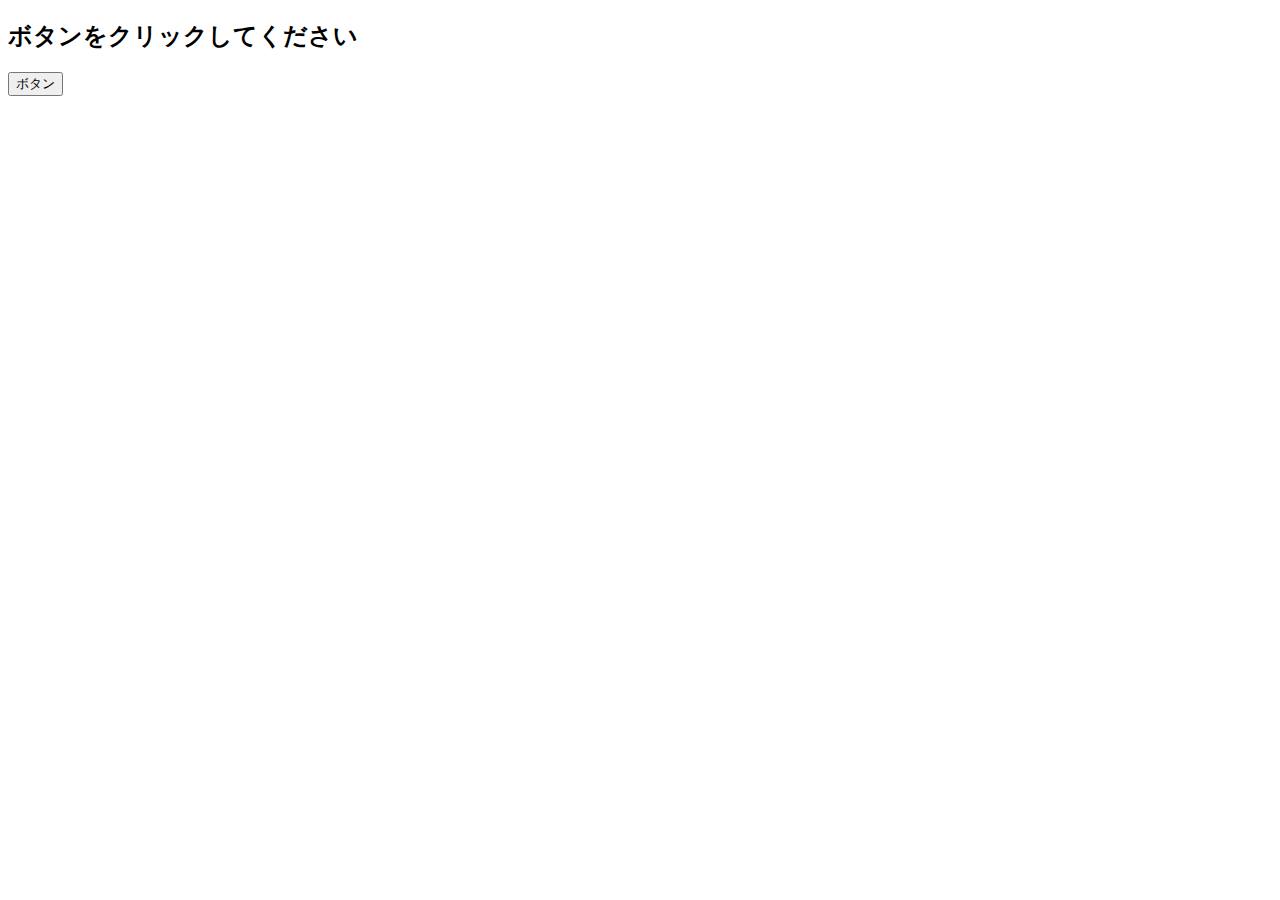
<file: kadai_020/event.html>
<!DOCTYPE html>
<html lang="ja">
<head>
  <title>JavaScriptの基礎を学ぼう_20章課題</title>                                 
  <meta charset="UTF-8">
</head>
<body>
    <h2 id="text">ボタンをクリックしてください</h2>
    <button id="btn">ボタン</button>
    <script src="event.js"></script>
</body>
</html>
</file>
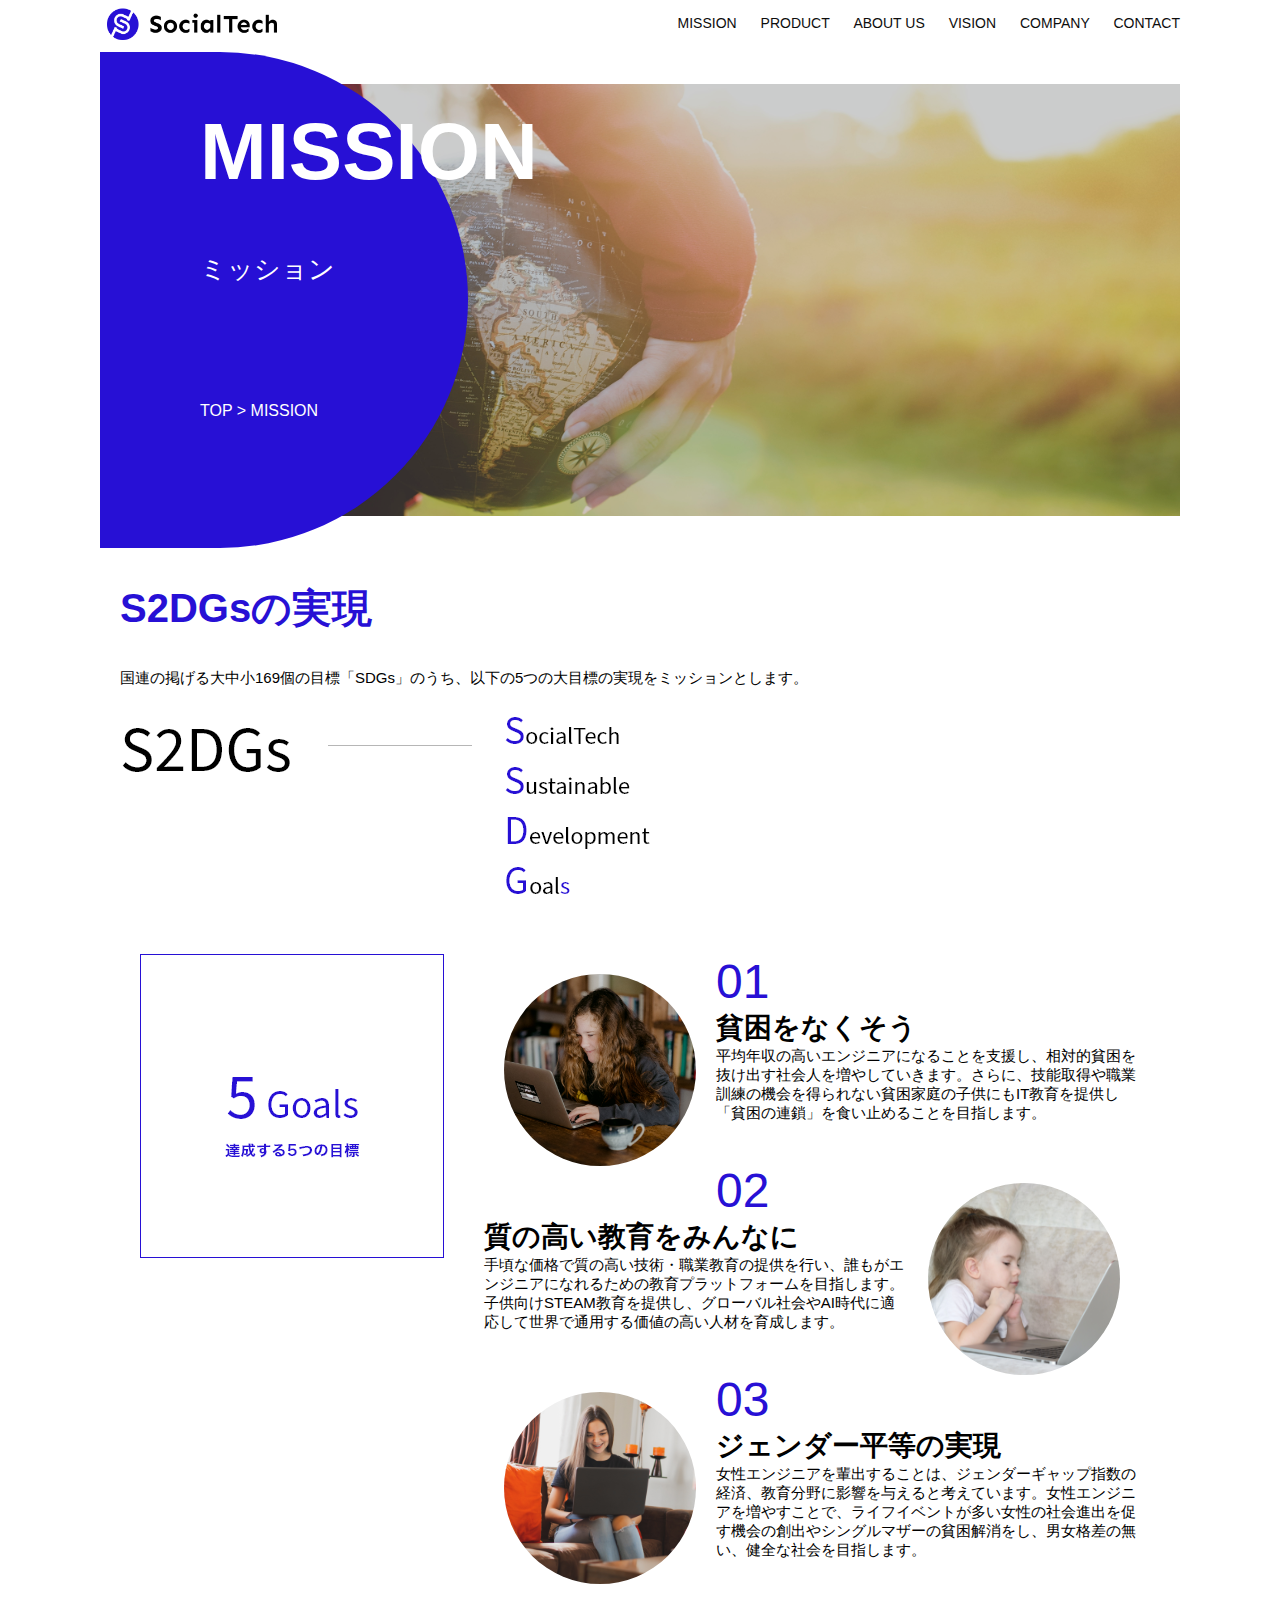
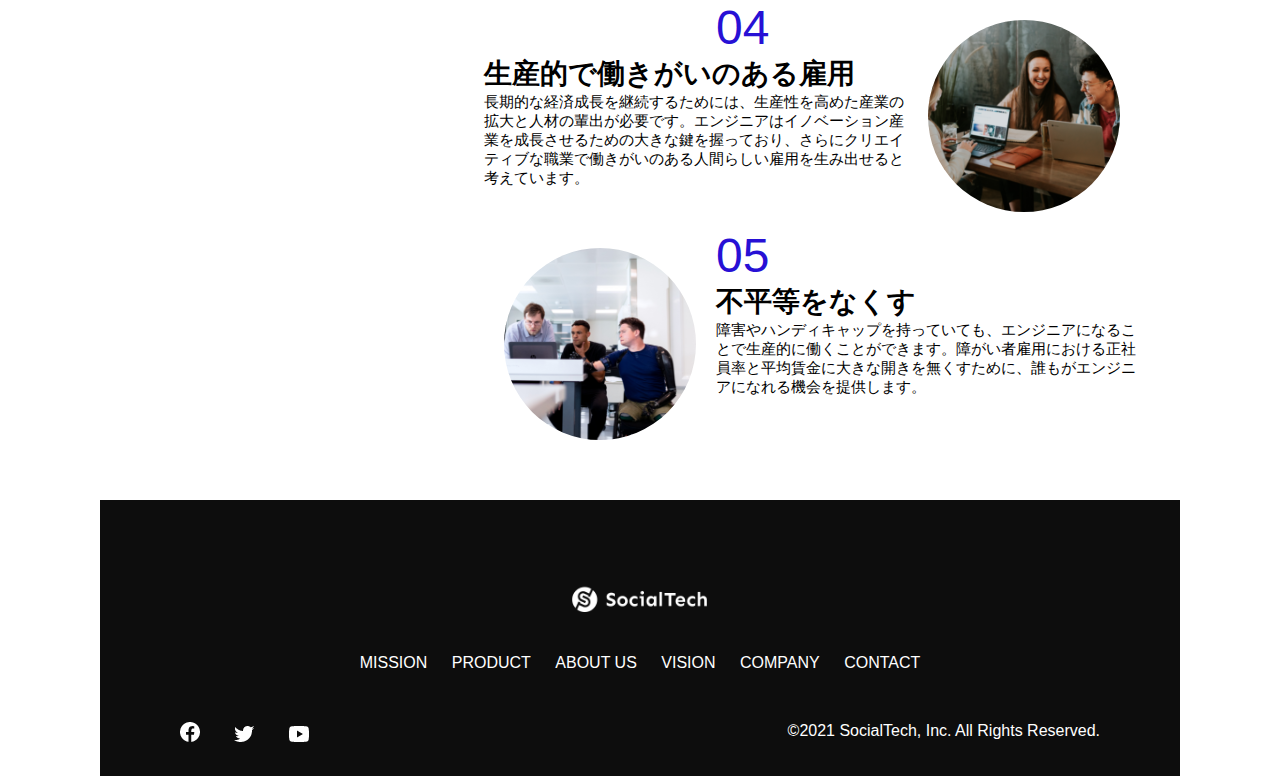
<file: kadai_tutorial_output/mission.html>
<!DOCTYPE html>
  <html>
  <head>
    <title>SocialTech - MISSION ミッション -</title>
    <meta charset="UTF-8">
    <meta name="description" content="SocialTechが目指す5つの目標（S2DGs）を紹介します">
    <meta name="viewport" content="width=device-width, initial-scale=1.0">
    <link rel="stylesheet" href="style.css">
  </head>
 
  <body>
    <!-- ヘッダー -->
    <header>
      <!-- ロゴ -->
      <a href="index.html" id="logo"><img src="images/logo.png" alt="トップページに戻る"></a>
  
      <!-- PC用ナビゲーション -->
      <nav id="nav-pc">
        <a href="mission.html">MISSION</a>
        <a href="product.html">PRODUCT</a>
        <a href="index.html#aboutus">ABOUT US</a>
        <a href="index.html#vision">VISION</a>
        <a href="index.html#company">COMPANY</a>
        <a href="index.html#contact">CONTACT</a>
      </nav>
  
      <!-- スマホ用メニューボタン -->
      <img id="menu-sp" src="images/button-menu.png" alt="ナビゲーションを開く" onclick="document.getElementById('nav-sp').style.display = 'block'">
  
      <!-- スマホ用ナビゲーション -->
      <nav id="nav-sp">
        <img id="close" src="images/button-close.png" alt="ナビゲーションを閉じる" onclick="document.getElementById('nav-sp').style.display = 'none'">
        <a id="logo-sp" href="index.html" onclick="document.getElementById('nav-sp').style.display = 'none'"><img
            src="images/logo-sp.png" alt="トップページに戻る"></a>
        <a class="menu" href="mission.html" onclick="document.getElementById('nav-sp').style.display = 'none'">MISSION</a>
        <a class="menu" href="product.html" onclick="document.getElementById('nav-sp').style.display = 'none'">PRODUCT</a>
        <a class="menu" href="index.html#aboutus" onclick="document.getElementById('nav-sp').style.display = 'none'">ABOUT
          US</a>
        <a class="menu" href="index.html#vision"
          onclick="document.getElementById('nav-sp').style.display = 'none'">VISION</a>
        <a class="menu" href="index.html#company"
          onclick="document.getElementById('nav-sp').style.display = 'none'">COMPANY</a>
        <a class="menu" href="index.html#contact"
          onclick="document.getElementById('nav-sp').style.display = 'none'">CONTACT</a>
        <div id="sns">
          <a href="https://www.facebook.com/sejuku2013"><img src="images/button-facebook.png" alt="Facebookのリンク"></a>
          <a href="https://twitter.com/samuraijuku"><img src="images/button-twitter.png" alt="Twitterのリンク"></a>
          <a href="https://www.youtube.com/channel/UCCFOQO5aDK0xXam4cUQXT8g"><img src="images/button-youtube.png" alt="YouTubeのリンク"></a>
        </div>
      </nav>
    </header>
    <main>
      <article>
        <section id="mission-main">
          <div id="mission-title">
            <h1>MISSION</h1>
            <span>ミッション</span>
            <div>TOP > MISSION</div>
          </div>
        </section>
        <section id="mission-s2dgs">
          <h2 class="mission-h2">S2DGsの実現</h2>
          <p>国連の掲げる大中小169個の目標「SDGs」のうち、以下の5つの大目標の実現をミッションとします。</p>
          <img src="images/mission/mission-s2dgs.png" alt="S2DGs">
        </section>
        <section id="mission-5goals">
      <div>
        <img id="s2dgs-image" src="images/mission/mission-5goals.png" alt="5Goals">
      </div>
       <div>
         <div>
           <img class="fivegoals-image-left" src="images/mission/mission-5goals01.png" alt="PCを操作する女の子">
           <span class="fivegoals-number">01</span>
           <h3 class="fivegoals-h3">貧困をなくそう</h3>
           <p class="fivegoals-p">
             平均年収の高いエンジニアになることを支援し、相対的貧困を抜け出す社会人を増やしていきます。さらに、技能取得や職業訓練の機会を得られない貧困家庭の子供にもIT教育を提供し「貧困の連鎖」を食い止めることを目指します。
           </p>
         </div>
 
         <div>
           <img class="fivegoals-image-right" src="images/mission/mission-5goals02.png" alt="PCを見つめる小さい女の子">
           <span class="fivegoals-number">02</span>
           <h3 class="fivegoals-h3">質の高い教育をみんなに</h3>
           <p class="fivegoals-p">
             手頃な価格で質の高い技術・職業教育の提供を行い、誰もがエンジニアになれるための教育プラットフォームを目指します。子供向けSTEAM教育を提供し、グローバル社会やAI時代に適応して世界で通用する価値の高い人材を育成します。
           </p>
         </div>
 
         <div>
           <img class="fivegoals-image-left" src="images/mission/mission-5goals03.png" alt="PCを操作する女性">
           <span class="fivegoals-number">03</span>
           <h3 class="fivegoals-h3">ジェンダー平等の実現</h3>
           <p class="fivegoals-p">
             女性エンジニアを輩出することは、ジェンダーギャップ指数の経済、教育分野に影響を与えると考えています。女性エンジニアを増やすことで、ライフイベントが多い女性の社会進出を促す機会の創出やシングルマザーの貧困解消をし、男女格差の無い、健全な社会を目指します。
           </p>
         </div>
 
         <div>
           <img class="fivegoals-image-right" src="images/mission/mission-5goals04.png" alt="笑顔で話し合う3人の男女">
           <span class="fivegoals-number">04</span>
           <h3 class="fivegoals-h3">生産的で働きがいのある雇用</h3>
           <p class="fivegoals-p">
             長期的な経済成長を継続するためには、生産性を高めた産業の拡大と人材の輩出が必要です。エンジニアはイノベーション産業を成長させるための大きな鍵を握っており、さらにクリエイティブな職業で働きがいのある人間らしい雇用を生み出せると考えています。
           </p>
         </div>
 
         <div>
           <img class="fivegoals-image-left" src="images/mission/mission-5goals05.png" alt="障害を持つ男性が生き生きと働く様子">
           <span class="fivegoals-number">05</span>
           <h3 class="fivegoals-h3">不平等をなくす</h3>
           <p class="fivegoals-p">
             障害やハンディキャップを持っていても、エンジニアになることで生産的に働くことができます。障がい者雇用における正社員率と平均賃金に大きな開きを無くすために、誰もがエンジニアになれる機会を提供します。
           </p>
         </div>
       </div>
    </section>
      </article>
      <footer>
        <div id="footer-logo">
          <img src="images/logo-sp.png" alt="SocialTech">
        </div>
        <div id="footer-link">
          <a href="mission.html">MISSION</a>
          <a href="product.html">PRODUCT</a>
          <a href="index.html#aboutus">ABOUT US</a>
          <a href="index.html#vision">VISION</a>
          <a href="index.html#company">COMPANY</a>
          <a href="index.html#contact">CONTACT</a>
        </div>
        <div id="sns-footer">
          <a href="https://www.facebook.com/sejuku2013"><img src="images/button-facebook.png" alt="Facebookのリンク"></a>
          <a href="https://twitter.com/samuraijuku"><img src="images/button-twitter.png" alt="Twitterのリンク"></a>
          <a href="https://www.youtube.com/channel/UCCFOQO5aDK0xXam4cUQXT8g"><img src="images/button-youtube.png" alt="YouTubeのリンク"></a>
          <span id="copyright">&copy;2021 SocialTech, Inc. All Rights Reserved. </span>
        </div>
      </footer>
    </main>
  </body>
 
  </html>
</file>
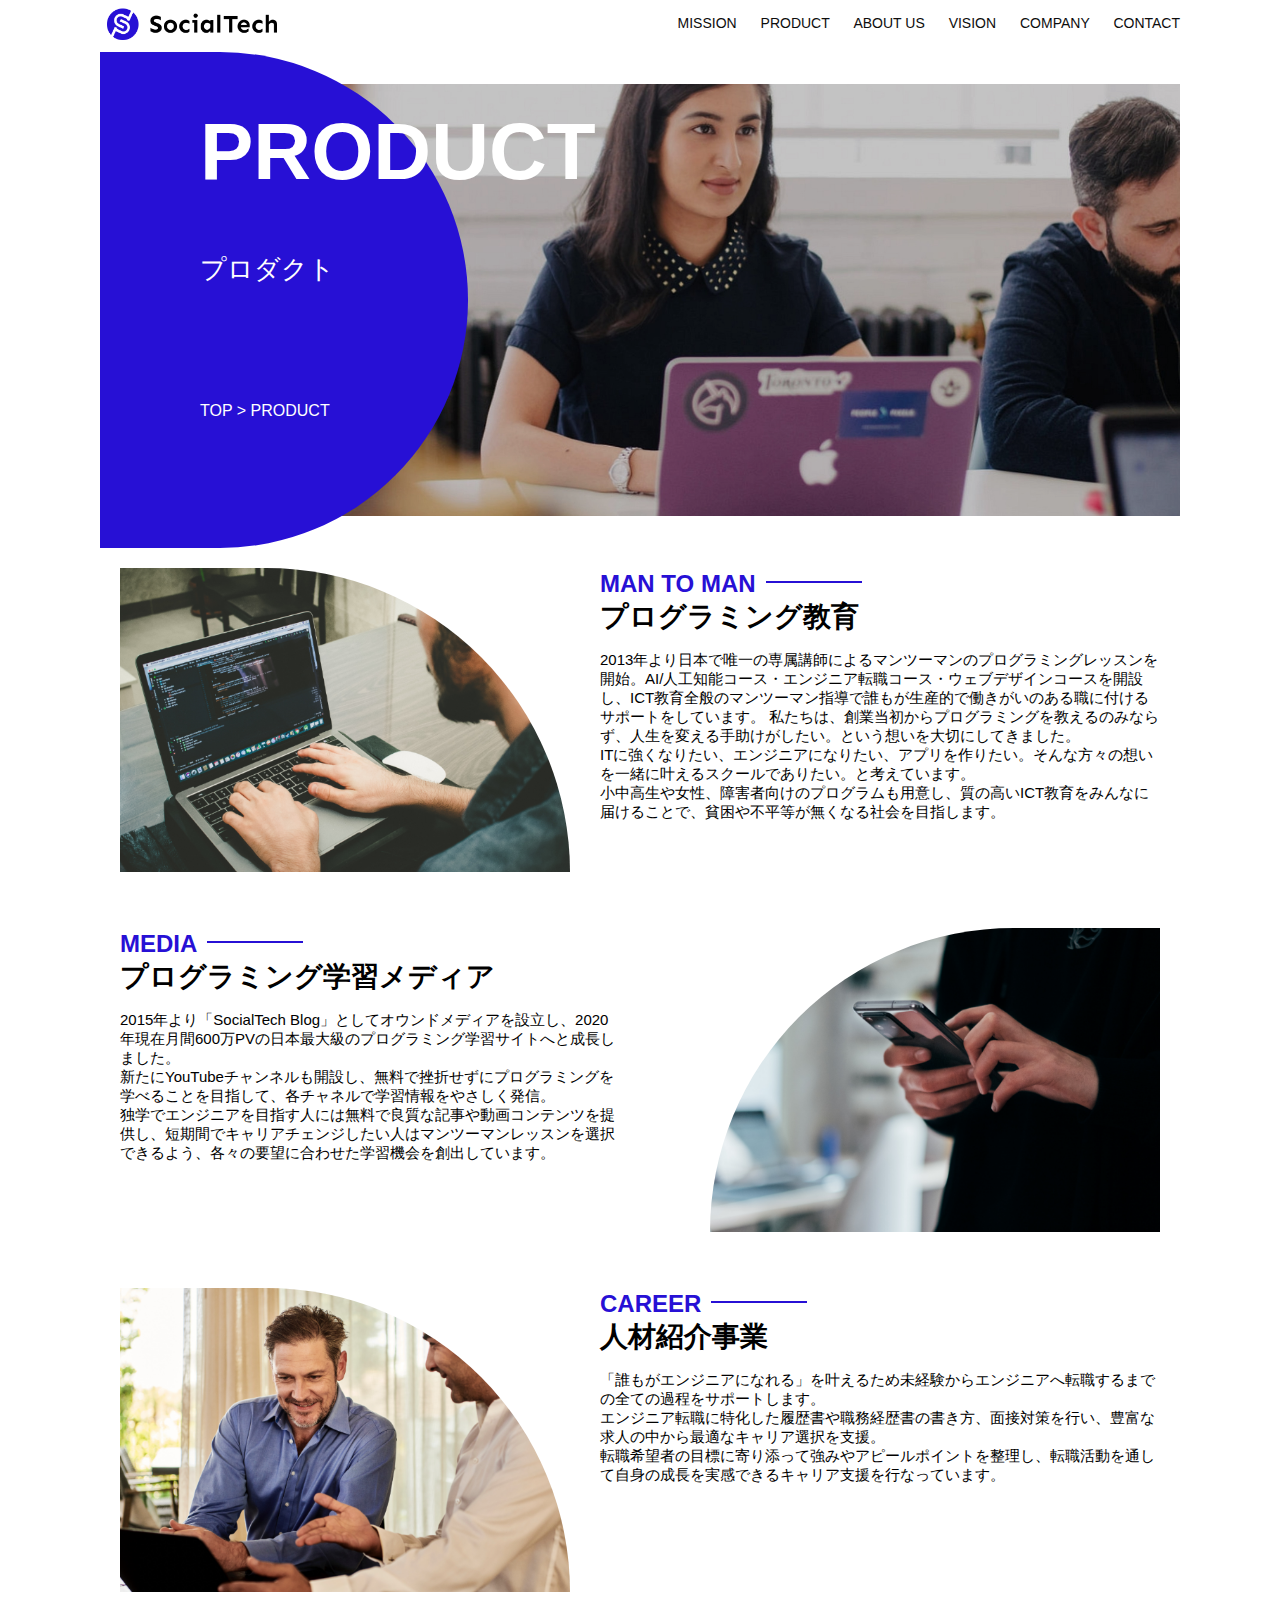
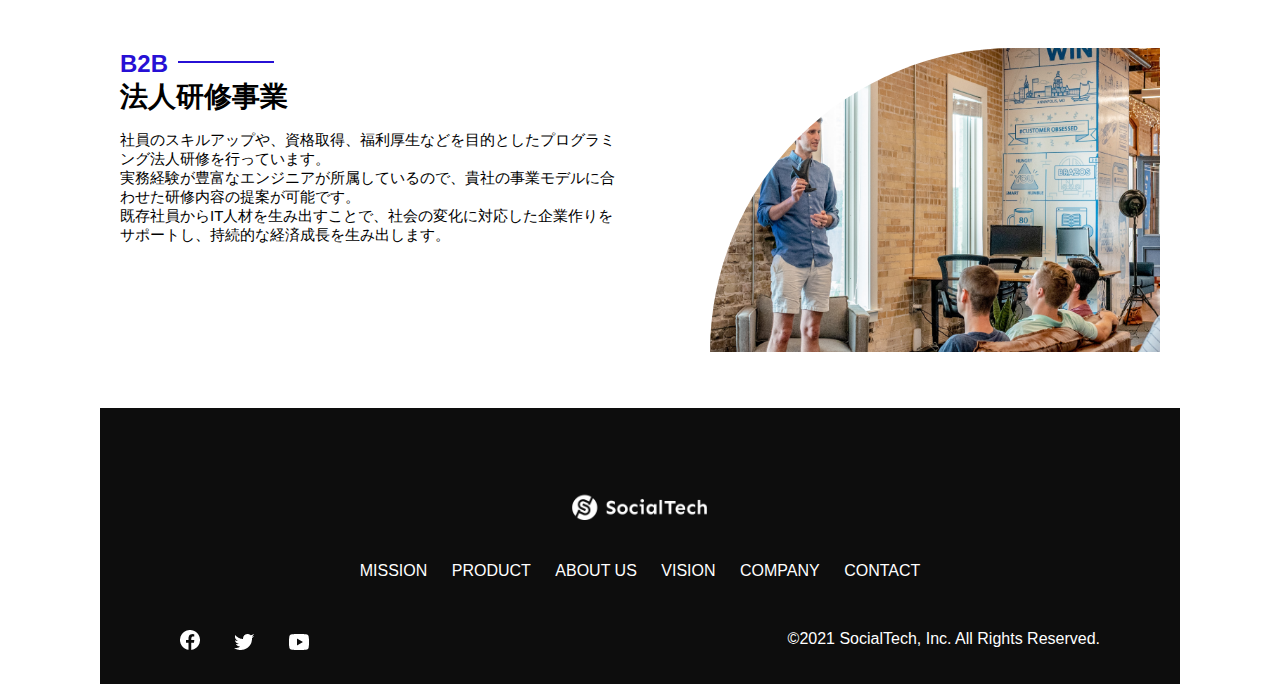
<file: kadai_tutorial_output/product.html>
<!DOCTYPE html>
  <html>
  <head>
    <title>SocialTech -PRODUCT プロダクト-</title>
    <meta charset="UTF-8">
    <meta name="description" content="SocialTechの4つのプロダクトを紹介します">
    <meta name="viewport" content="width=device-width, initial-scale=1.0">
    <link rel="stylesheet" href="style.css">
  </head>
  
  <body>
    <!-- ヘッダー -->
    <header>
      <!-- ロゴ -->
      <a href="index.html" id="logo"><img src="images/logo.png" alt="トップページに戻る"></a>
  
      <!-- PC用ナビゲーション -->
      <nav id="nav-pc">
        <a href="mission.html">MISSION</a>
        <a href="product.html">PRODUCT</a>
        <a href="index.html#aboutus">ABOUT US</a>
        <a href="index.html#vision">VISION</a>
        <a href="index.html#company">COMPANY</a>
        <a href="index.html#contact">CONTACT</a>
      </nav>
  
      <!-- スマホ用メニューボタン -->
      <img id="menu-sp" src="images/button-menu.png" alt="ナビゲーションを開く" onclick="document.getElementById('nav-sp').style.display = 'block'">
  
      <!-- スマホ用ナビゲーション -->
      <nav id="nav-sp">
        <img id="close" src="images/button-close.png" alt="ナビゲーションを閉じる" onclick="document.getElementById('nav-sp').style.display = 'none'">
        <a id="logo-sp" href="index.html" onclick="document.getElementById('nav-sp').style.display = 'none'"><img
            src="images/logo-sp.png" alt="トップページに戻る"></a>
        <a class="menu" href="mission.html" onclick="document.getElementById('nav-sp').style.display = 'none'">MISSION</a>
        <a class="menu" href="product.html" onclick="document.getElementById('nav-sp').style.display = 'none'">PRODUCT</a>
        <a class="menu" href="index.html#aboutus" onclick="document.getElementById('nav-sp').style.display = 'none'">ABOUT
          US</a>
        <a class="menu" href="index.html#vision"
          onclick="document.getElementById('nav-sp').style.display = 'none'">VISION</a>
        <a class="menu" href="index.html#company"
          onclick="document.getElementById('nav-sp').style.display = 'none'">COMPANY</a>
        <a class="menu" href="index.html#contact"
          onclick="document.getElementById('nav-sp').style.display = 'none'">CONTACT</a>
        <div id="sns">
          <a href="https://www.facebook.com/sejuku2013"><img src="images/button-facebook.png" alt="Facebookのリンク"></a>
          <a href="https://twitter.com/samuraijuku"><img src="images/button-twitter.png" alt="Twitterのリンク"></a>
          <a href="https://www.youtube.com/channel/UCCFOQO5aDK0xXam4cUQXT8g"><img src="images/button-youtube.png" alt="YouTubeのリンク"></a>
        </div>
      </nav>
    </header>
    <main>
      <article>
        <section id="product-main">
          <div id="product-title">
            <h1>PRODUCT</h1>
            <span>プロダクト</span>
            <div>TOP > PRODUCT</div>
          </div>
        </section>
        <section class="product-section1">
          <img src="images/product/product-mantoman.png" alt="PCでコードを書く男性">
          <div>
            <h2 class="product-h2">MAN TO MAN</h2>
            <h3 class="product-h3">プログラミング教育</h3>
            <p>
              2013年より日本で唯一の専属講師によるマンツーマンのプログラミングレッスンを開始。AI/人工知能コース・エンジニア転職コース・ウェブデザインコースを開設し、ICT教育全般のマンツーマン指導で誰もが生産的で働きがいのある職に付けるサポートをしています。
              私たちは、創業当初からプログラミングを教えるのみならず、人生を変える手助けがしたい。という想いを大切にしてきました。<br>ITに強くなりたい、エンジニアになりたい、アプリを作りたい。そんな方々の想いを一緒に叶えるスクールでありたい。と考えています。<br>小中高生や女性、障害者向けのプログラムも用意し、質の高いICT教育をみんなに届けることで、貧困や不平等が無くなる社会を目指します。
            </p>
          </div>
        </section>
        <section class="product-section2">
          <div>
            <h2 class="product-h2">MEDIA</h2>
            <h3 class="product-h3">プログラミング学習メディア</h3>
            <p>2015年より「SocialTech
              Blog」としてオウンドメディアを設立し、2020年現在月間600万PVの日本最大級のプログラミング学習サイトへと成長しました。<br>新たにYouTubeチャンネルも開設し、無料で挫折せずにプログラミングを学べることを目指して、各チャネルで学習情報をやさしく発信。<br>独学でエンジニアを目指す人には無料で良質な記事や動画コンテンツを提供し、短期間でキャリアチェンジしたい人はマンツーマンレッスンを選択できるよう、各々の要望に合わせた学習機会を創出しています。
            </p>
          </div>
          <img src="images/product/product-media.png" alt="スマートフォンを操作する人">
        </section>
        <section class="product-section1">
          <img src="images/product/product-career.png" alt="笑顔で話し合う2人の男性">
          <div>
            <h2 class="product-h2">CAREER</h2>
            <h3 class="product-h3">人材紹介事業</h3>
            <p>
              「誰もがエンジニアになれる」を叶えるため未経験からエンジニアへ転職するまでの全ての過程をサポートします。<br>エンジニア転職に特化した履歴書や職務経歴書の書き方、面接対策を行い、豊富な求人の中から最適なキャリア選択を支援。<br>転職希望者の目標に寄り添って強みやアピールポイントを整理し、転職活動を通して自身の成長を実感できるキャリア支援を行なっています。<br>
            </p>
          </div>
        </section>
        <section class="product-section2">
          <div>
            <h2 class="product-h2">B2B</h2>
            <h3 class="product-h3">法人研修事業</h3>
            <p>
              社員のスキルアップや、資格取得、福利厚生などを目的としたプログラミング法人研修を行っています。<br>実務経験が豊富なエンジニアが所属しているので、貴社の事業モデルに合わせた研修内容の提案が可能です。<br>既存社員からIT人材を生み出すことで、社会の変化に対応した企業作りをサポートし、持続的な経済成長を生み出します。
            </p>
          </div>
          <img src="images/product/product-b2b.png" alt="講演中の男性とそれを聴く人々">
        </section>
     </article>
      </article>
      <footer>
        <div id="footer-logo">
          <img src="images/logo-sp.png" alt="SocialTech">
        </div>
        <div id="footer-link">
          <a href="mission.html">MISSION</a>
          <a href="product.html">PRODUCT</a>
          <a href="index.html#aboutus">ABOUT US</a>
          <a href="index.html#vision">VISION</a>
          <a href="index.html#company">COMPANY</a>
          <a href="index.html#contact">CONTACT</a>
        </div>
        <div id="sns-footer">
          <a href="https://www.facebook.com/sejuku2013"><img src="images/button-facebook.png" alt="Facebookのリンク"></a>
          <a href="https://twitter.com/samuraijuku"><img src="images/button-twitter.png" alt="Twitterのリンク"></a>
          <a href="https://www.youtube.com/channel/UCCFOQO5aDK0xXam4cUQXT8g"><img src="images/button-youtube.png" alt="YouTubeのリンク"></a>
          <span id="copyright">&copy;2021 SocialTech, Inc. All Rights Reserved. </span>
        </div>
      </footer>
    </main>
  </body>
  
  </html>
</file>
<file: kadai_013/style.css>
/* PC、スマホ共通スタイル */
body {
  font-family: "Source Sans Pro", "Hiragino Kaku Gothic ProN", Meiryo, Arial,
    sans-serif;
}

p {
  font-size: 15px;
}

#main-visual>img {
  width: 100%;
}

/*================
PC用のスタイル 
=================*/
@media screen and (min-width: 768px) {
  /* 横幅設定 */
  body {
    max-width: 1080px;
    min-width: 960px;
    margin: 0 auto 0 auto;
  }

  /* ヘッダー */
  header {
    display: flex;
    justify-content: space-between;
  }

  /* ナビゲーションのレイアウト */
  #nav-pc {
    text-align: right;
    font-size: 14px;
    padding-top: 15px;
  }

  /* ナビゲーションのリンクの装飾設定 */
  #nav-pc>a {
    text-decoration: none;
    margin-left: 20px;
  }

  #nav-pc>a:link {
    color: #0d0d0d;
  }

  #nav-pc>a:visited {
    color: #0d0d0d;
  }

  #nav-pc>a:hover {
    color: #0d0d0d;
    text-decoration: underline;
  }

  #nav-pc>a:active {
    color: #0d0d0d;
  }
  #menu-sp {
    display: none;
  }
  #nav-sp {
    display: none;
  }
}

/*====================
スマートフォン用のスタイル
=====================*/
@media screen and (max-width: 767px) {
  body {
    min-width: 375px;
    margin: 0;
  }

  /* PCのナビゲーションを非表示に */
  #nav-pc {
    display: none;
  }

  /* ハンバーガーメニュー */
  #menu-sp {
    float: right;
    padding: 0;
  }

  /* スマホ用ナビゲーション */
  /* 初期状態、レイアウトと非表示設定 */
  #nav-sp {
    background-color: #ce933e;
    position: absolute;
    left: 0;
    top: 0;
    height: 100%;
    width: 100%;
    display: none;
    z-index: 100;
  }

  /* xボタン */
  #close {
    position: absolute;
    top: 20px;
    right: 20px;
  }

  /* ナビゲーションメニュー用ロゴ */
  #logo-sp {
    margin: 80px 0 30px 20px;
  }
  
  #nav-sp > a {
    display: block;
  }

  #nav-sp > a:link {
    color: #ffffff;
  }

  #nav-sp > a:visited {
    color: #ffffff;
  }

  #nav-sp > a:hover {
    color: #ffffff;
    text-decoration: underline;
  }

  #nav-sp > a:active {
    color: #ffffff;
  }

  #nav-sp > .menu {
    text-decoration: none;
    display: block;
    margin: 0 20px 0 20px;
    height: 44px;
    font-size: 16px;
    background-image: url(images/arrow.png);
    background-repeat: no-repeat;
    background-position: right top;
  }
}
</file>
<file: kadai_tutorial_output/style.css>
/*PC、スマホ共通スタイル　*/
body {
  font-family: "Source Sans Pro", "Hiragino Kaku Gothic ProN", Meiryo, Arial, sans-serif;
  }
p {
  font-size: 15px;
}

/*PCスタイル　横幅設定*/
@media screen and (min-width: 768px) {
/* 横幅設定 */
body {
  max-width: 1080px;
  min-width: 960px;
  margin: 0 auto 0 auto;
}

/* ヘッダー */
header {
  display: flex;
  justify-content: space-between;
}

/* ナビゲーションのレイアウト */
#nav-pc {
  text-align: right;
  font-size: 14px;
  padding-top: 15px;
}

/* ナビゲーションのリンクの装飾設定 */
#nav-pc > a {
  text-decoration: none;
  margin-left: 20px;
}
#nav-pc > a:link {
  color: #0d0d0d;
}
#nav-pc > a:visited {
  color: #0d0d0d;
}
#nav-pc > a:hover {
  color: #0d0d0d;
  text-decoration: underline;
}
#nav-pc > a:active {
  color: #0d0d0d;
}

/* スマホ用ナビを非表示 */
#nav-sp,
#menu-sp {
  display: none;
}

/* メインビジュアル */
#main-visual {
  position: relative;
  height: 400px;
}
#main-message {
  position: absolute;
  top: 0;
  left: 0;
  background-color: #2710d5;
  color: #ffffff;
  border-radius: 0 0 476px 0;
  max-width: 620px;
  height: 100%;
  width: 100%;
  z-index: 11;
}

#main-message > h1 {
  font-size: 60px;
  font-weight: bold;
  margin: 100px 0 0 50px;
}
#main-message > p {
  font-size: 28px;
  margin: 0 0 0 50px;
}

#main-visual > img {
  max-width: 620px;
  border-radius: 476px 0 0 0;
  position: absolute;
  top: 0;
  right: 0;
  z-index: 10;
}

/* 見出し */
h2 {
  margin-top: 40px 0 0 0;
}
h2::after {
  content:url("images/line.png");
  margin-left: 10px;
}
h3 {
  font-size: 27px;
}

/* ミッション */
#mission {
  margin: 80px auto 80px auto;
  width: 100%;
}
#mission-flex {
  width: 100%;
  display: flex;
}
#mission-flex > div {
    width: 50%;
    margin: 20px;
}
#mission-photo {
    width: 100%;
}
#s2dgs {
    margin-top: 50px;
    width: 100%;
}

/* プロダクト */
#product {
  background-color: #fafafa;
  margin: 80px 0 80px 0;
  padding: 10px 40px 0px 40px;
}

/* 外枠 */
#product > div {
  margin: 40px 0 0 0;
  display: flex;
}

/* 左のカラム */
#product-left {
  width: 50%;
  margin-right: 20px;
}

/* 右のカラム */
#product-right {
  width: 50%;
  margin-left: 20px;
  margin-top: 80px;
}

/* 画像、説明の枠 */
#product-left > div {
  position: relative;
  height: 480px;
  margin-right: 20px;
}
#product-right > div {
  position: relative;
  height: 480px;
  margin-left: 20px;
}

/* 画像 */
.product-photo {
  width: 100%;
}

/* 説明文の枠 */
.product-explain {
  background-color: #ffffff;
  position: absolute;
  left: 0;
  top: 280px;
  margin: 40px 0 40px 0;
  padding: 20px;
  box-shadow: 5px 5px 10px rgba(0,0,0,0.05);
}

/* 説明文の英語 */
.product-explain > span {
  color: #2710d5;
  font-weight: bold;
  font-size: 16px;
  margin: 0;
}

/* 説明文の見出し */
.product-explain > h3 {
  font-size: 20px;
  margin: 0 5px 0 5px;
}

/* 説明文 */
.product-explain > p {
  font-size: 14px;
  margin: 0;
}

/* もっと見る */
#product-more {
  margin-bottom: -42px;
}

/* ABOUT US */
#aboutus {
  margin: 80px auto 80px auto;
}

/* 3つの組織文化と画像を入れる枠 */
#aboutus > div {
  display: flex;
}

/* 画像 */
.culture-img {
  width: 100%;
  align-self: flex-start;
}
.culture-img2 {
  margin-top: 50px;
  width: 100%;
}

/* 3つの組織文化の表 */
.culture-table {
  max-width: 500px;
  margin-right: 50px;
}

/* 番号 */
.culture-num {
  font-size: 80px;
  color: #2710d5;
  margin-right: 20px;
}

/* 組織文化英語 */
.culture-en {
  color: #2710d5;
  font-weight: bold;
  font-size: 24px;
  display: block;
}

/* 組織文化日本語 */
.culture-jp {
  font-size: 28px;
  font-weight: bold;
}

/* 説明文 */
.culture-description {
  margin: 0;
}

/* ビジョン */
#vision {
  margin: 80px auto 80px auto;
}

/* セクション内の外枠 */
#vision > div {
  width: 100%;
  display: flex;
  justify-content: space-between;
  flex-wrap: wrap;
}

/* 7つの行動指針枠 */
.vision-box {
  width: 300px;
  height: 300px;
  margin-bottom: 30px;
  position: relative;
}

.vision-box > img {
  width: 100%;
  height: auto;
  position: absolute;
  top: 0;
  left: 0;
  z-index: 30;
}

.vision-box > span {
  position: absolute;
  top: 0;
  left: 0;
  z-index: 31;
  margin-right: 20px;
}

.vision-box > span > h4 {
  color: #2710d5;
  font-size: 19px;
  margin: 80px 0 0 0;
}

.vision-box > span > h4::first-letter {
  font-size: 40px;
}

.vision-box > span > h5 {
  font-size: 20px;
  margin: 0 0 0 0;
}

.vision-box > span > p {
  margin: 10px 0 0 0;
}

/* 会社概要 */
#company {
  margin: 80px auto 80px auto;
}

#company-table {
  width: 100%;
}

.tableheader {
  text-align: left;
  padding: 20px;
  border-bottom-color: #2710d5;
  border-bottom-width: 1px;
  border-bottom-style: solid;
  width: 100px;
}

.tableheader-first {
  text-align: left;
  padding: 20px;
  border-bottom-color: #2710d5;
  border-bottom-width: 1px;
  border-bottom-style: solid;
  border-top-color: #2710d5;
  border-top-width: 1px;
  border-top-style: solid;
  width: 100px;
}

.cell {
  padding: 30px;
  border-bottom-color: #ececec;
  border-bottom-width: 1px;
  border-bottom-style: solid;
}

.cell-first {
  padding: 30px;
  border-bottom-color: #ececec;
  border-bottom-width: 1px;
  border-bottom-style: solid;
  border-top-color: #ececec;
  border-top-width: 1px;
  border-top-style: solid;
}

#company > iframe {
  width: 100%;
  height: 368px;
  margin-top: 40px;
}

/* お問い合わせ */
#contact {
  margin: 80px auto 80px auto;
}

/* 外枠 */
#contact > form > div {
  display: flex;
  flex-direction: row;
  flex-wrap: wrap;
  padding-bottom: 30px;
}

/* 左列の見出し */
.contact-heading {
  width: 240px;
  align-self: center;
}
/* 見出しのラベル */
.contact-label {
  font-weight: bold;
}
/* 必須 */
.contact-span {
  color: #ce2222;
  margin: 0 0 0 20px;
  font-weight: bold;
}
/* テキストボックス */
.contact-textbox {
  border-top: 0;
  border-left: 0;
  border-right: 0;
  border-bottom-width: 1px;
  border-bottom-color: #707070;
  border-bottom-style: solid;
  background-color:#fafafa;
  width: 400px;
  height: 56px;
}
/* お問い合わせ内容のテキストエリア */
.contact-textarea {
  border-top: 0;
  border-left: 0;
  border-right: 0;
  border-bottom-width: 1px;
  border-bottom-color: #707070;
  border-bottom-style: solid;
  background-color: #fafafa;
  width: 400px;
  height: 200px;
}

/* 個人情報の取り扱い */
details {
  width: 700px;
}
details > div {
  background-color: #fafafa;
  padding: 20px;
} 
details > div > span {
  font-weight: bold;
}

/* フッター */
footer {
  background-color: #0d0d0d;
  text-align: center;
  padding: 80px 80px 30px 80px;
}

#footer-logo {
  margin: 0 0 30px 0;
}

#footer-link {
  margin-bottom: 50px;
}
#footer-link > a {
  text-decoration: none;
  margin: 10px;
}
#footer-link > a:link {
  color: #ffffff;
}
#footer-link > a:visited {
  color: #ffffff;
}
#footer-link > a:hover {
  color: #ffffff;
  text-decoration: underline;
}
#footer-link > a:active {
  color: #ffffff;
}
#sns-footer {
  text-align: left;
  width: 100%;
}
#sns-footer > a {
  margin-right: 30px;
}

#copyright {
  color: #ffffff;
  float: right;
}

/* mission.html用スタイル */
  /* ミッションのメインビジュアル */
#mission-main {
  height: 496px;
  width: 100%;
  background-image: url("images/mission/mission-main.png");
  background-repeat: no-repeat;
  background-position-y: center;
}

#mission-title {
  background-color: #2710d5;
  width: 368px;
  color: #ffffff;
  height: 496px;
  border-radius: 0 248px 248px 0;
  position: relative;
}

#mission-title > h1 {
  position: absolute;
  top: 0;
  left: 100px;
  font-size: 80px;
}

#mission-title > span {
  position: absolute;
  top: 200px;
  left: 100px;
  font-size: 26px;
}

#mission-title > div {
  position: absolute;
  top: 350px;
  left: 100px;
  font-size: 16px;
}

#mission-s2dgs {
  width: 100%;
  margin: 20px;
}

.mission-h2 {
  color: #2710d5;
  font-size: 40px;
}

.mission-h2::after {
  content: none;
}

#mission-5goals {
  margin: 20px;
  display: flex;
}

#mission-5goals > div {
  flex-grow: 1;
  padding: 20px;
}

#mission-5goals > div > div {
  margin-bottom: 40px;
}

.fivegoals-image-right {
  float: right;
  margin: 20px;
}

.fivegoals-image-left {
  float: left;
  margin: 20px;
}

.fivegoals-number {
  color: #2710d5;
  font-size: 48px;
  margin: 0;
}

.fivegoals-h3 {
  font-size: 28px;
  margin: 0;
}
.fivegoals-p {
  margin: 0;
}

/* プロダクトページ */
#product-main {
  height: 496px;
  width: 100%;
  background-image: url("images/product/product-main.png");
  background-repeat: no-repeat;
  background-position-y: center;
}

#product-title {
  background-color: #2710d5;
  width: 368px;
  color: #ffffff;
  height: 496px;
  border-radius: 0 248px 248px 0;
  position: relative;
}

#product-title > h1 {
  position: absolute;
  top: 0;
  left: 100px;
  font-size: 80px;
}

#product-title > span {
  position: absolute;
  top: 200px;
  left: 100px;
  font-size: 26px;
}

#product-title > div {
  position: absolute;
  top: 350px;
  left: 100px;
  font-size: 16px;
}

/* セクション1 */
.product-section1 {
  position: relative;
  margin: 20px;
  height: 340px;
}

.product-section1 > img {
  position: absolute;
  top: 0;
  left: 0;
  width: 450px;
  margin: 0 40px 30px 0;
  border-radius: 0 432px 0 0;
}

.product-section1 > div {
  position: absolute;
  top: 0;
  left: 480px;
}

/* セクション2 */
.product-section2 {
  position: relative;
  margin: 20px;
  height: 340px;
}

.product-section2 > img {
  position: absolute;
  top: 0;
  right: 0;
  width: 450px;
  margin: 0 0 30px 40px;
  border-radius: 432px 0 0 0;
}

.product-section2 > div {
  width: 500px;
  position: absolute;
  top: 0;
  left: 0;
}

.product-h2 {
  color: #2710d5;
  font-size: 24px;
  margin: 0;
}

.product-h3 {
  font-size: 28px;
  margin: 0;
}
}

/*====================
  スマートフォン用のスタイル
  =====================*/
  @media screen and (max-width: 767px) {
    body {
      min-width: 375px;
      margin: 0;
    }
  
  /* PC用ナビゲーション非表示 */
  #nav-pc {
    display: none;
  }

  /* ハンバーガーメニュー */
  #menu-sp {
    float : right;
    padding: 0;
  }

  /* スマホ用ナビゲーションの表示切替 */
   /* 初期状態、レイアウトと非表示設定 */
  #nav-sp {
    background-color: #2710d5;
    position: absolute;
    top: 0;
    left: 0;
    width: 100%;
    height: 100%;
    display: none;
    z-index: 100;
  }

  /* ×ボタン */
  #close {
    position: absolute;
    top: 20px;
    right: 20px;
  }

  /* ナビゲーションメニュー用ロゴ */
  #logo-sp {
    margin: 80px 0 30px 20px;
  }

  /* ナビゲーションのリンクの装飾設定 */
  #nav-sp > a {
    display: block;
  }
  #nav-sp > a:link {
    color: #ffffff;
  }
  #nav-sp > a:visited {
    color: #ffffff;
  }
  #nav-sp > a:hover {
    color: #ffffff;
    text-decoration: underline;
  }
  #nav-sp > a:active {
    color: #ffffff;
  }
  #nav-sp > .menu {
    text-decoration: none;
    display: block;
    margin: 0 20px 0 20px;
    height: 44px;
    font-size: 16px;
    background-image: url("images/arrow.png");
    background-repeat: no-repeat;
    background-position: right top;
  }
  #sns {
    position: absolute;
    bottom: 20px;
    left: 20px;
  }
  #sns > a {
    margin-right: 30px;
  }

  /* メインビジュアル */
    #main-visual {
      position: relative;
      height: 470px;
      width: 100%;
      overflow: hidden;
    }
    #main-visual > div {
      position: absolute;
      top: 0;
      left: 0;
      background-color: #2710d5;
      color: white;
      border-radius: 0 0 476px 0;
      text-align: center;
      height: 280px;
      width: 100%;
      z-index: 11;
    }
    #main-visual > div > h1 {
      font-size: 28px;
      margin: 90p 0 0 0;
    }
    #main-visual > div > p {
      margin: 0;
    }
    #main-visual > img {
      width: 100%;
      border-radius: 476px 0 0 0;
      z-index: 10;
      position: absolute;
      bottom: 0;
      right: 0;
    }

    /* 見出し */
    h2::after {
      content: url(images/line.png);
      margin-left: 10px;
    }

    h3 {
      font-size: 24px;
      margin: 10px 0 0 0;
    }

    /* ミッション */
    #mission {
      margin: 20px;
    }

    #mission-photo {
      width: 100%;
    }

    #s2dgs {
      width: 100%;
    }

    /* プロダクト */
    #product {
      background-color: #fafafa;
      padding-top: 10px;
    }

    #product h2 {
      margin-left: 20px;
    }

    /* 外枠 */
   /* 左右のカラム　スマホでは縦並び */
    #product-left,
    #product-right {
      margin-right: 20px;
      margin-left: 20px;
    }

    /* 画像＋説明の枠 */
    #product-left > div,
    #product-right > div {
      position: relative;
      height: 540px;
    }

    /* 説明文の枠 */
    .product-explain {
      background-color: #ffffff;
      position: absolute;
      left: 0;
      bottom: 50px;
      padding: 20px;
      box-shadow: 5px 5px 10px rgba(0,0,0,0.05)
    }

    .product-explain > span {
      color: #2710d5;
      font-weight: bold;
      font-size : 16px;
      margin: 0;
    }

    .product-explain > h3 {
      margin: 10px 0 10px 0;
    }

    .product-photo {
      width: 100%;
    }

    #product-more > img {
      margin: 0 0 -42px 20px;
    }

    /* ABOUT US */
    #aboutus {
      margin: 80px 20px 80px 20px;
    }

    #aboutus > div {
      display: flex;
      flex-direction: column;
    }

    .culture-table {
      width: 100%;
      padding-right: 20px;
      order: 2;
    }

    .culture-img {
      width: 100%;
      order: 1;
    }

    .culture-img2 {
      width: 100%;
    }

    .culture-num {
      font-size: 80px;
      color: #2710d5;
    }

    .culture-en {
      color: #2710d5;
      font-weight: bold;
      font-size: 24px;
      display: block;
    }
    .culture-jp {
      display: block;
    }
    .culture-description {
      margin: 0;
    }

    /* ビジョン */
    #vision {
      margin: 80px 20px 80px 20px;
    }

    .vision-box {
      width: 300px;
      height: 300px;
      margin-bottom: 30px;
      position: relative;
    }

    .vision-box > img {
      width: 100%;
      height: auto;
      position: absolute;
      top: 0;
      left: 0;
      z-index: 30;
    }

    .vision-box > span {
      position: absolute;
      top: 0;
      left: 0;
      z-index: 31;
      margin-right: 20px;
    }

    .vision-box > span > h4 {
      color: #2710d5;
      font-size: 19px;
      margin-top: 60px;
    }
    .vision-box > span > h5 {
      font-size: 20px;
      margin: 0 0 0 0;
    }
    .vision-box > span > p {
      margin: 10px 0 0 0;
    }

    /* 会社概要 */
    #company {
      margin: 0 20px 0 20px;
    }

    #company > h3 {
      margin-bottom: 20px;
    }

    #conpany > table { 
      width: 100%;
    }

    .tableheader-first {
      text-align: left;
      padding: 20px;
      border-bottom-color: #2710d5;
      border-bottom-width: 1px;
      border-bottom-style: solid;
      border-top-color: #2710d5;
      border-top-width: 1px;
      border-top-style: solid;
      width: 50px
    }
    .tableheader {
      text-align: left;
      padding: 20px;
      border-bottom-color: #2710d5;
      border-bottom-width: 1px;
      border-bottom-style: solid;
      width: 50px;
    }

    .cell {
      padding: 20px;
      border-bottom-color: #ececec;
      border-bottom-width: 1px;
      border-bottom-style: solid;
    }
    .cell-first {
      padding: 20px;
      border-bottom-color: #ececec;
      border-bottom-width: 1px;
      border-bottom-style: solid;
      border-top-color: #ececec;
      border-top-width: 1px;
      border-top-style: solid;
    }

    #conpany > iframe {
     width: 100%;
      height: 240px;
      margin-top: 40px;
    }

    /* お問い合わせ */
    #contact {
      margin: 80px 20px 80px 20px;
    }

    #contact > h3 {
      margin-bottom: 20px;
    }

    #contact > form > div {
      margin-bottom: 20px;
    }

    .contact-heading {
      margin-bottom: 20px;
    }

    /* ラベル */
    .contact-label {
      font-weight: bold;
    }

    /* 必須 */
    .coontact-span {
      color: #ce2222;
      margin-left: 20px;
      font-weight: bold;
    }

    .contact-textbox {
      height: 56px;
      border-top: 0;
      border-left: 0;
      border-right: 0;
      background-color: #fafafa;
      border-bottom-color: #707070;
      border-bottom-width: 1px;
      border-bottom-style: solid;
      min-width: 300px;
      width: 100%;
    }

    .contact-textarea {
      height: 150px;
      border-top: 0;
      border-left: 0;
      border-right: 0;
      background-color: #fafafa;
      width: 100%;
    }

    .radiobutton {
      margin-bottom: 20px;
    }

    .radiobutton + label::after {
      contact:"\A";
      white-space: pre;
    }

    /* フッター */
    footer {
      background-color: #0d0d0d;
      padding: 30px 20px 50px 20px;
    }

    #footer-logo {
      margin-bottom: 30px;
    }

    #footer-link {
      margin-bottom: 50px;
    }
    #footer-link > a {
      text-decoration: none;
      margin: 0 20px 30px 0;
      display: block;
      background-image: url("images/arrow.png");
      background-repeat: no-repeat;
      background-position: right top;
    }
    #footer-link > a:link {
      color: #ffffff;
    }
    #footer-link > a:visited {
      color: #ffffff;
    }
    #footer-link > a:hover {
      color: #ffffff;
      text-decoration: underline;
    }
    #footer-link > a:active {
      color: #ffffff;
    }

    #sns-footer > a {
      margin-right: 30px;
    }
    #copyright {
      font-size: 12px;
      display: block;
      margin-top: 30px;
      color: #ffffff;
    }

    /* mission.html用スタイル */
   /* ミッションのメインビジュアル */
    #mission-main {
      height: 256px;
      width: 100%;
      background-image: url("images/mission/mission-main.png");
      background-repeat: no-repeat;
      background-position-y: center;
      background-size: auto 208px;
    }

    #mission-title {
      background-color: #2710d5;
      width: 136px;
      color: #ffffff;
      height: 256px;
      border-radius: 0 248px 248px 0;
      position: relative;
    }

    #mission-title > h1 {
      position: absolute;
      top: 0;
      left: 20px;
      font-size: 40px;
    }

    #mission-title > span {
      position: absolute;
      top: 110px;
      left: 20px;
      font-size: 18px;
    }

    #mission-title > div {
      position: absolute;
      top: 180px;
      left: 20px;
      font-size: 13px;
    }

    /* ミッションページ　S2DGSの設定 */
    #mission-s2dgs {
      margin: 20px;
    }

    .mission-h2 {
      color:#2710d5;
      font-size: 38px;
      margin: 0;
    }

    .mission-h2::after {
      content: none;
    }

    .mission-s2dgs > img{
      width: 100%;
    }

    /* ミッションページ　5Goalsの設定 */
    #mission-5goals {
      margin: 20px;
    }
    #mission-5goals > div >div {
      margin: 40px;
    }
    #s2dgs-image {
      width: 100%;
    }
    .fivegoals-image-right {
      margin: 20px auto 20px auto;
      display: block;
    }

    .fivegoals-image-left {
      margin: 20px auto 20px auto;
      display: block;
    }

    .fivegoals-number {
      color: #2710d5;
      font-size: 48px;
      margin: 0;
    }

    .fivegoals-h3 {
      font-size: 28px;
      margin: 0;
    }
    .fivegoals-p {
      margin: 0;
    }

    /* プロダクトページ */
    #product-main {
      height: 256px;
      width: 100%;
      background-image: url("images/product/product-main.png");
      background-repeat: no-repeat;
      background-position-y: center;
      background-size: auto 208px;
    }

    #product-title {
      background-color: #2710d5;
      width: 136px;
      color: #ffffff;
      height: 256px;
      border-radius: 0 248px 248px 0;
      position: relative;
    }
    #product-title > h1 {
      position: absolute;
      top: 0;
      left: 20px;
      font-size: 40px;
    }
    #product-title > span {
      position: absolute;
      top: 110px;
      left: 20px;
      font-size: 18px;
    }
    #product-title > div {
      position: absolute;
      top: 180px;
      left: 20px;
      font-size: 13px;
    }

    .product-section1 {
      margin: 20px;
    }

    .product-section1 > img {
      width: 100%;
      border-radius: 300px;
    }

    .product-section2 {
      margin: 20px;
      display: flex;
      flex-direction: column;
    }

    .product-section2 > img {
      order: 1;
      width: 100%;
      border-radius: 300px;
    }

    .product-section2 > div {
      order: 2;
    }

    .product-h2 {
      color: #2710d5;
      font-size: 24px;
      margin: 0;
    }

    .product-h3 {
      font-size: 28px;
      margin: 0;
    }
}
</file>
<file: socialtech-kadai_012/style.css>
/* PC、スマホ共通スタイル */
body {
  font-family: "Source Sans Pro", "Hiragino Kaku Gothic ProN", Meiryo, Arial,
    sans-serif;
}

p {
  font-size: 15px;
}

/*================
PC用のスタイル 
=================*/
/* 横幅設定 */
body {
  max-width: 1080px;
  min-width: 960px;
  margin: 0 auto 0 auto;
}

/* ヘッダー */
header {
  display: flex;
  justify-content: space-between;
}

/* ナビゲーションのレイアウト */
#nav-pc {
  text-align: right;
  font-size: 14px;
  padding-top: 15px;
}

/* ナビゲーションのリンクの装飾設定 */
#nav-pc>a {
  text-decoration: none;
  margin-left: 20px;
}

#nav-pc>a:link {
  color: #0d0d0d;
}

#nav-pc>a:visited {
  color: #0d0d0d;
}

#nav-pc>a:hover {
  color: #0d0d0d;
  text-decoration: underline;
}

#nav-pc>a:active {
  color: #0d0d0d;
}

/* メインビジュアル*/
#main-visual {
  position: relative;
  height: 400px;
}

#main-message {
  position: absolute;
  top: 0;
  left: 0;
  background-color: #2710d5;
  color: #ffffff;
  border-radius: 0 0 476px 0;
  max-width: 620px;
  height: 100%;
  width: 100%;
  z-index: 11;
}

#main-message>h1 {
  font-size: 60px;
  font-weight: bold;
  margin: 100px 0 0 50px;
}

#main-message>p {
  font-size: 28px;
  margin: 0 0 0 50px;
}

#main-visual>img {
  max-width: 620px;
  border-radius: 476px 0 0 0;
  position: absolute;
  top: 0;
  right: 0;
  z-index: 10;
}

/* 見出し */
h2 {
  margin: 40px 0 0 0;
}

h2::after {
  content: url("images/line.png");
  margin-left: 10px;
}

h3 {
  font-size: 27px;
}

/* ミッション */
#mission {
  margin: 80px auto 80px auto;
  width: 100%;
}

#mission-flex {
  width: 100%;
  display: flex;
}

#mission-flex>div {
  width: 50%;
  margin: 20px;
}

#mission-photo {
  width: 100%;
}

#s2dgs {
  margin-top: 50px;
}

/* プロダクト */
#product {
  background-color: #fafafa;
  width: 100%;
  margin: 80px 0 80px 0;
  padding: 10px 40px 0px 40px;
}

/* 外枠 */
#product>div {
  margin-top: 40px;
  display: flex;
}

/* 左のカラム */
#product-left {
  width: 50%;
  margin-right: 20px;
}

/* 右のカラム */
#product-right {
  width: 50%;
  margin-left: 20px;
  margin-top: 80px;
}

/* 画像＋説明の枠 */
#product-left>div {
  position: relative;
  height: 480px;
  margin-right: 20px;
}

#product-right>div {
  position: relative;
  height: 480px;
  margin-left: 20px;
}

/* 画像 */
.product-photo {
  width: 100%;
}

/* 説明文の枠 */
.product-explain {
  background-color: #ffffff;
  position: absolute;
  left: 0;
  top: 280px;
  margin: 0 40px 0 40px;
  padding: 20px;
  box-shadow: 5px 5px 10px rgba(0, 0, 0, 0.05);
}

/* 説明文の英語 */
.product-explain>span {
  color: #2710d5;
  font-weight: bold;
  font-size: 16px;
  margin: 0;
}

/* 説明文の見出し */
.product-explain>h3 {
  margin: 5px 0 5px 0;
}

/* 説明文 */
.product-explain>p {
  margin: 0;
}

/* 「もっとみる」ボタン */
#product-more {
  margin: 0 auto -42px auto;
}

/* ABOUT US */
#aboutus {
  margin: 80px auto 80px auto;
}

/* 3つの組織文化と画像を入れる枠 */
#aboutus>div {
  display: flex;
}

/* 画像 */
.culture-img {
  width: 100%;
  align-self: flex-start;
}

.culture-img2 {
  margin-top: 50px;
  width: 100%;
}

/* 3つの組織文化の表 */
.culture-table {
  max-width: 500px;
  margin-right: 50px;
}

/* 番号 */
.culture-num {
  font-size: 80px;
  color: #2710d5;
  margin: 0 20px 0 0;
}

/* 組織文化英語 */
.culture-en {
  color: #2710d5;
  font-weight: bold;
  font-size: 24px;
  display: block;
}

/* 組織文化日本語 */
.culture-jp {
  font-size: 28px;
  font-weight: bold;
}

/* 説明文 */
.culture-description {
  margin: 0;
}

/* ビジョン */
#vision {
  margin: 80px auto 80px auto;
}

/* セクション内の外枠 */
#vision>div {
  width: 100%;
  display: flex;
  justify-content: space-between;
  flex-wrap: wrap;
}

/* 7つの行動指針の枠 */
.vision-box {
  width: 300px;
  height: 300px;
  margin-bottom: 30px;
  position: relative;
}

.vision-box>img {
  width: 100%;
  height: auto;
  position: absolute;
  top: 0;
  left: 0;
  z-index: 30;
}

.vision-box>span {
  position: absolute;
  top: 0;
  left: 0;
  z-index: 31;
  margin-right: 20px;
}

.vision-box>span>h4 {
  color: #2710d5;
  font-size: 19px;
  margin: 80px 0 0 0;
  Ï
}

.vision-box>span>h4::first-letter {
  font-size: 40px;
}

.vision-box>span>h5 {
  font-size: 20px;
  margin: 0 0 0 0;
}

.vision-box>span>p {
  margin: 10px 0 0 0;
}

/* 導入企業 */
#cases {
  margin: 40px 0 40px 0;
  width: 100%;
}

ul {
  display: flex;
  list-style: none;
}
li {
  width: 33%;
  margin: 20px;
}
.case-card {
  background-color: #ffffff;
  min-height: 400px;
  box-shadow: 5px 5px 15px rgba(0, 0, 0, 0.2);
}
.case-img {
  width: 100%;
}
.case-info {
  padding: 10px 20px 10px 20px;
}
.case-name {
  color: #2710d5;
  font-size: 19px;
}
.case-content {
  font-size: 14px;
}
/* 会社概要 */
#company {
  margin: 80px auto 80px auto;
}

#company-table {
  width: 100%;
}

.tableheader {
  text-align: left;
  padding: 20px;
  border-bottom-color: #2710d5;
  border-bottom-width: 1px;
  border-bottom-style: solid;
  width: 100px;
}

.tableheader-first {
  text-align: left;
  padding: 20px;
  border-bottom-color: #2710d5;
  border-bottom-width: 1px;
  border-bottom-style: solid;
  border-top-color: #2710d5;
  border-top-width: 1px;
  border-top-style: solid;
  width: 100px;
}

.cell {
  padding: 30px;
  border-bottom-color: #ececec;
  border-bottom-width: 1px;
  border-bottom-style: solid;
}

.cell-first {
  padding: 30px;
  border-bottom-color: #ececec;
  border-bottom-width: 1px;
  border-bottom-style: solid;
  border-top-color: #ececec;
  border-top-width: 1px;
  border-top-style: solid;
}

#company>iframe {
  width: 100%;
  height: 368px;
  margin-top: 40px;
}

/* お問い合わせ */
#contact {
  margin: 80px auto 80px auto;
}

/* 外枠 */
#contact>form>div {
  display: flex;
  flex-direction: row;
  flex-wrap: wrap;
  padding-bottom: 30px;
}

/* 左列の見出し */
.contact-heading {
  width: 240px;
  align-self: center;
}

/* 見出しのラベル */
.contact-label {
  font-weight: bold;
}

/* 必須 */
.contact-span {
  color: #ce2222;
  margin: 0 0 0 20px;
  font-weight: bold;
}

/* テキストボックス */
.contact-textbox {
  border-top: 0;
  border-left: 0;
  border-right: 0;
  border-bottom-width: 1px;
  border-bottom-color: #707070;
  border-bottom-style: solid;
  background-color: #fafafa;
  width: 400px;
  height: 56px;
}

/* お問い合わせ内容のテキストエリア */
.contact-textarea {
  border-top: 0;
  border-left: 0;
  border-right: 0;
  border-bottom-width: 1px;
  border-bottom-color: #707070;
  border-bottom-style: solid;
  background-color: #fafafa;
  width: 400px;
  height: 200px;
}

/* 個人情報の取り扱い */
details {
  width: 700px;
}

details>div {
  background-color: #fafafa;
  padding: 20px;
}

details>div>span {
  font-weight: bold;
}

/* フッター */
footer {
  background-color: #0d0d0d;
  text-align: center;
  padding: 80px 80px 30px 80px;
}

#footer-logo {
  margin-bottom: 30px;
}

#footer-link {
  margin-bottom: 50px;
}
#footer-link > a {
  text-decoration: none;
  margin: 10px;
}
#footer-link > a:link {
  color: #ffffff;
}
#footer-link > a:visited {
  color: #ffffff;
}
#footer-link > a:hover {
  color: #ffffff;
  text-decoration: underline;
}
#footer-link > a:active {
  color: #ffffff;
}

#sns-footer {
  text-align: left;
  width: 100%;
}

#sns-footer > a {
  margin-right: 30px;
}

#copyright {
  color: #ffffff;
  float: right;
}
</file>
